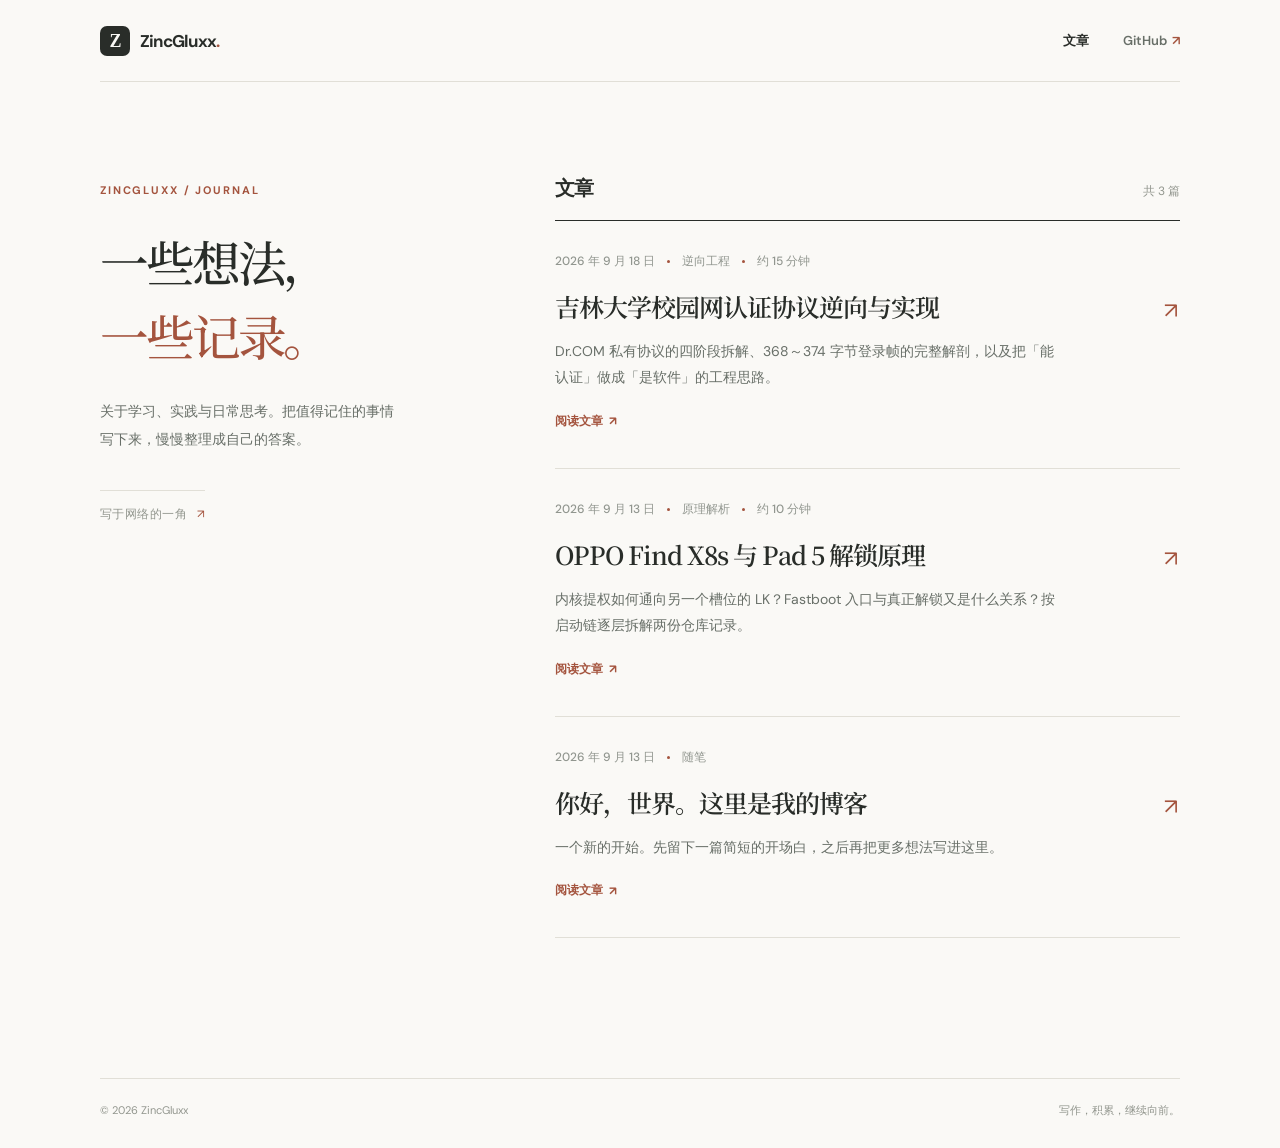
<file: index.html>
<!doctype html>
<html lang="zh-CN">
<head>
  <meta charset="utf-8">
  <meta name="viewport" content="width=device-width, initial-scale=1">
  <meta name="theme-color" content="#faf9f6">
  <meta name="description" content="ZincGluxx 的个人博客，记录想法、学习与实践。">
  <title>ZincGluxx · 博客</title>
  <link rel="icon" href="/favicon.svg" type="image/svg+xml">
  <link rel="stylesheet" href="/style.css">
</head>
<body>
  <div class="page-shell">
    <header class="site-header">
      <a class="brand" href="/" aria-label="ZincGluxx 博客首页"><span class="brand-mark">Z</span><span>ZincGluxx<span class="brand-dot">.</span></span></a>
      <nav aria-label="主导航"><a class="nav-link active" href="/" aria-current="page">文章</a><a class="nav-link" href="https://github.com/ZincGluxx" target="_blank" rel="noopener noreferrer">GitHub <span aria-hidden="true">↗</span></a></nav>
    </header>

    <main class="home-layout">
      <section class="intro" aria-labelledby="page-title">
        <p class="eyebrow">ZINCGLUXX / JOURNAL</p>
        <h1 id="page-title">一些想法，<br><em>一些记录。</em></h1>
        <p class="intro-copy">关于学习、实践与日常思考。把值得记住的事情写下来，慢慢整理成自己的答案。</p>
        <p class="intro-signature">写于网络的一角 <span aria-hidden="true">↗</span></p>
      </section>

      <section class="posts" aria-labelledby="posts-title">
        <div class="section-heading"><h2 id="posts-title">文章</h2><span>共 3 篇</span></div>
        <article class="post-card">
          <div class="post-meta"><time datetime="2026-09-18">2026 年 9 月 18 日</time><span class="meta-divider"></span><span>逆向工程</span><span class="meta-divider"></span><span>约 15 分钟</span></div>
          <h3><a href="/posts/jlu-drcom-auth.html">吉林大学校园网认证协议逆向与实现</a></h3>
          <p>Dr.COM 私有协议的四阶段拆解、368～374 字节登录帧的完整解剖，以及把「能认证」做成「是软件」的工程思路。</p>
          <a class="read-more" href="/posts/jlu-drcom-auth.html" aria-label="阅读《吉林大学校园网认证协议逆向与实现》">阅读文章 <span aria-hidden="true">↗</span></a>
        </article>
        <article class="post-card">
          <div class="post-meta"><time datetime="2026-09-13">2026 年 9 月 13 日</time><span class="meta-divider"></span><span>原理解析</span><span class="meta-divider"></span><span>约 10 分钟</span></div>
          <h3><a href="/posts/oppo-bootloader.html">OPPO Find X8s 与 Pad 5 解锁原理</a></h3>
          <p>内核提权如何通向另一个槽位的 LK？Fastboot 入口与真正解锁又是什么关系？按启动链逐层拆解两份仓库记录。</p>
          <a class="read-more" href="/posts/oppo-bootloader.html" aria-label="阅读《OPPO Find X8s 与 Pad 5 解锁原理》">阅读文章 <span aria-hidden="true">↗</span></a>
        </article>
        <article class="post-card">
          <div class="post-meta"><time datetime="2026-09-13">2026 年 9 月 13 日</time><span class="meta-divider"></span><span>随笔</span></div>
          <h3><a href="/posts/hello.html">你好，世界。这里是我的博客</a></h3>
          <p>一个新的开始。先留下一篇简短的开场白，之后再把更多想法写进这里。</p>
          <a class="read-more" href="/posts/hello.html" aria-label="阅读《你好，世界。这里是我的博客》">阅读文章 <span aria-hidden="true">↗</span></a>
        </article>
      </section>
    </main>

    <footer class="site-footer"><span>© 2026 ZincGluxx</span><span>写作，积累，继续向前。</span></footer>
  </div>
</body>
</html>
</file>
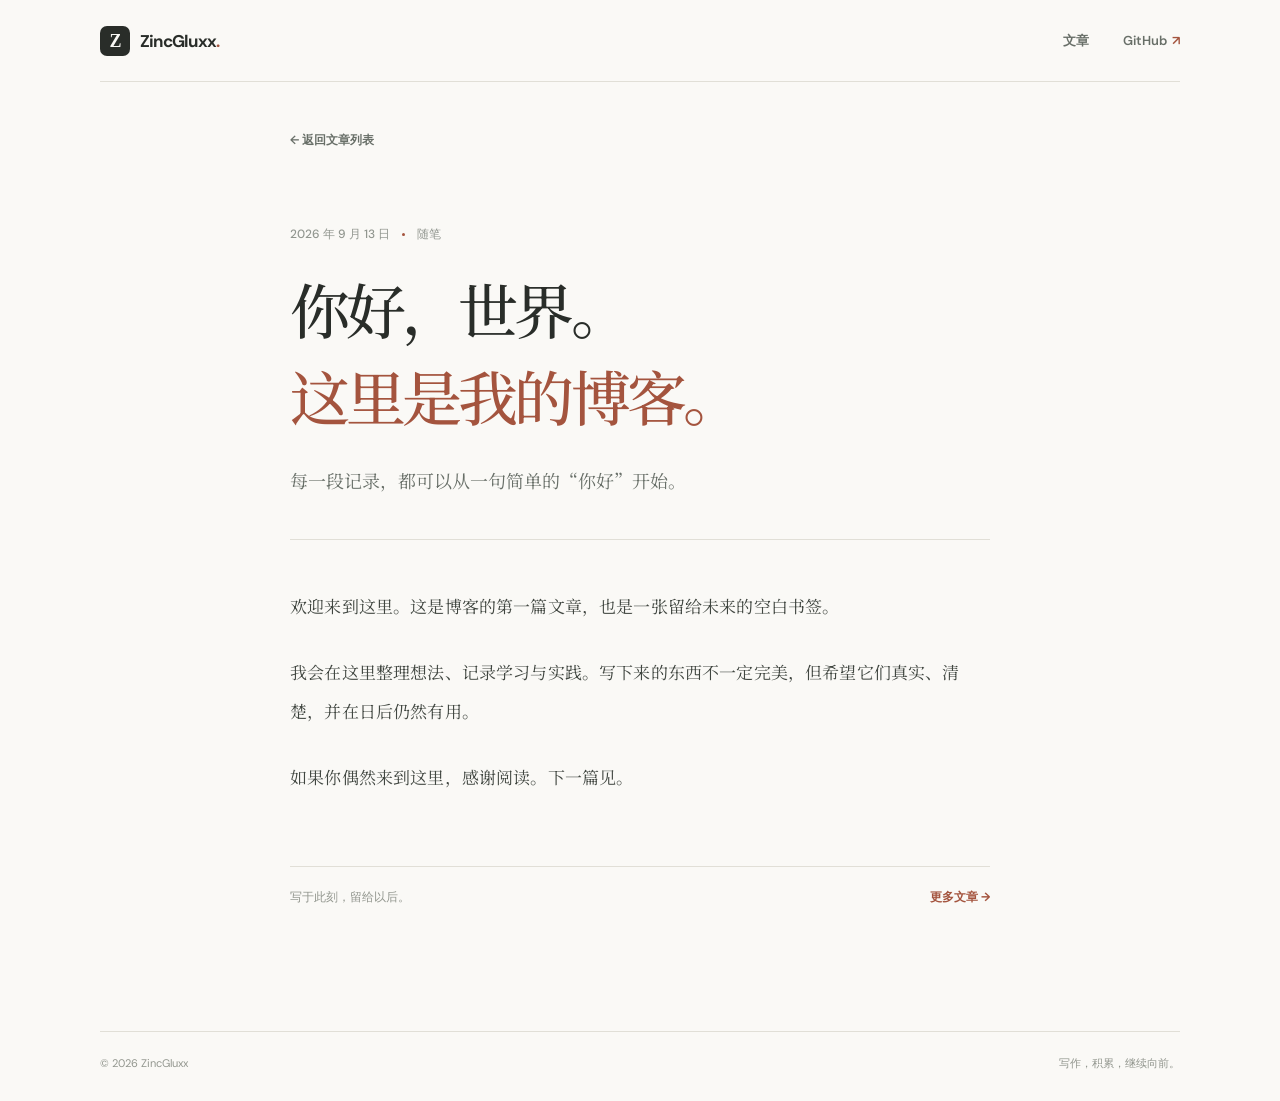
<file: posts/hello.html>
<!doctype html>
<html lang="zh-CN">
<head>
  <meta charset="utf-8">
  <meta name="viewport" content="width=device-width, initial-scale=1">
  <meta name="theme-color" content="#faf9f6">
  <meta name="description" content="ZincGluxx 的博客开篇：你好，世界。">
  <title>你好，世界。这里是我的博客 · ZincGluxx</title>
  <link rel="icon" href="/favicon.svg" type="image/svg+xml">
  <link rel="stylesheet" href="/style.css">
</head>
<body>
  <div class="page-shell">
    <header class="site-header">
      <a class="brand" href="/" aria-label="ZincGluxx 博客首页"><span class="brand-mark">Z</span><span>ZincGluxx<span class="brand-dot">.</span></span></a>
      <nav aria-label="主导航"><a class="nav-link" href="/">文章</a><a class="nav-link" href="https://github.com/ZincGluxx" target="_blank" rel="noopener noreferrer">GitHub <span aria-hidden="true">↗</span></a></nav>
    </header>

    <main class="article-page">
      <a class="back-link" href="/">← 返回文章列表</a>
      <article>
        <header class="article-header">
          <div class="post-meta"><time datetime="2026-09-13">2026 年 9 月 13 日</time><span class="meta-divider"></span><span>随笔</span></div>
          <h1>你好，世界。<br><em>这里是我的博客。</em></h1>
          <p class="article-lead">每一段记录，都可以从一句简单的“你好”开始。</p>
        </header>
        <div class="article-content">
          <p>欢迎来到这里。这是博客的第一篇文章，也是一张留给未来的空白书签。</p>
          <p>我会在这里整理想法、记录学习与实践。写下来的东西不一定完美，但希望它们真实、清楚，并在日后仍然有用。</p>
          <p>如果你偶然来到这里，感谢阅读。下一篇见。</p>
        </div>
      </article>
      <div class="article-end"><span>写于此刻，留给以后。</span><a href="/">更多文章 →</a></div>
    </main>

    <footer class="site-footer"><span>© 2026 ZincGluxx</span><span>写作，积累，继续向前。</span></footer>
  </div>
</body>
</html>
</file>
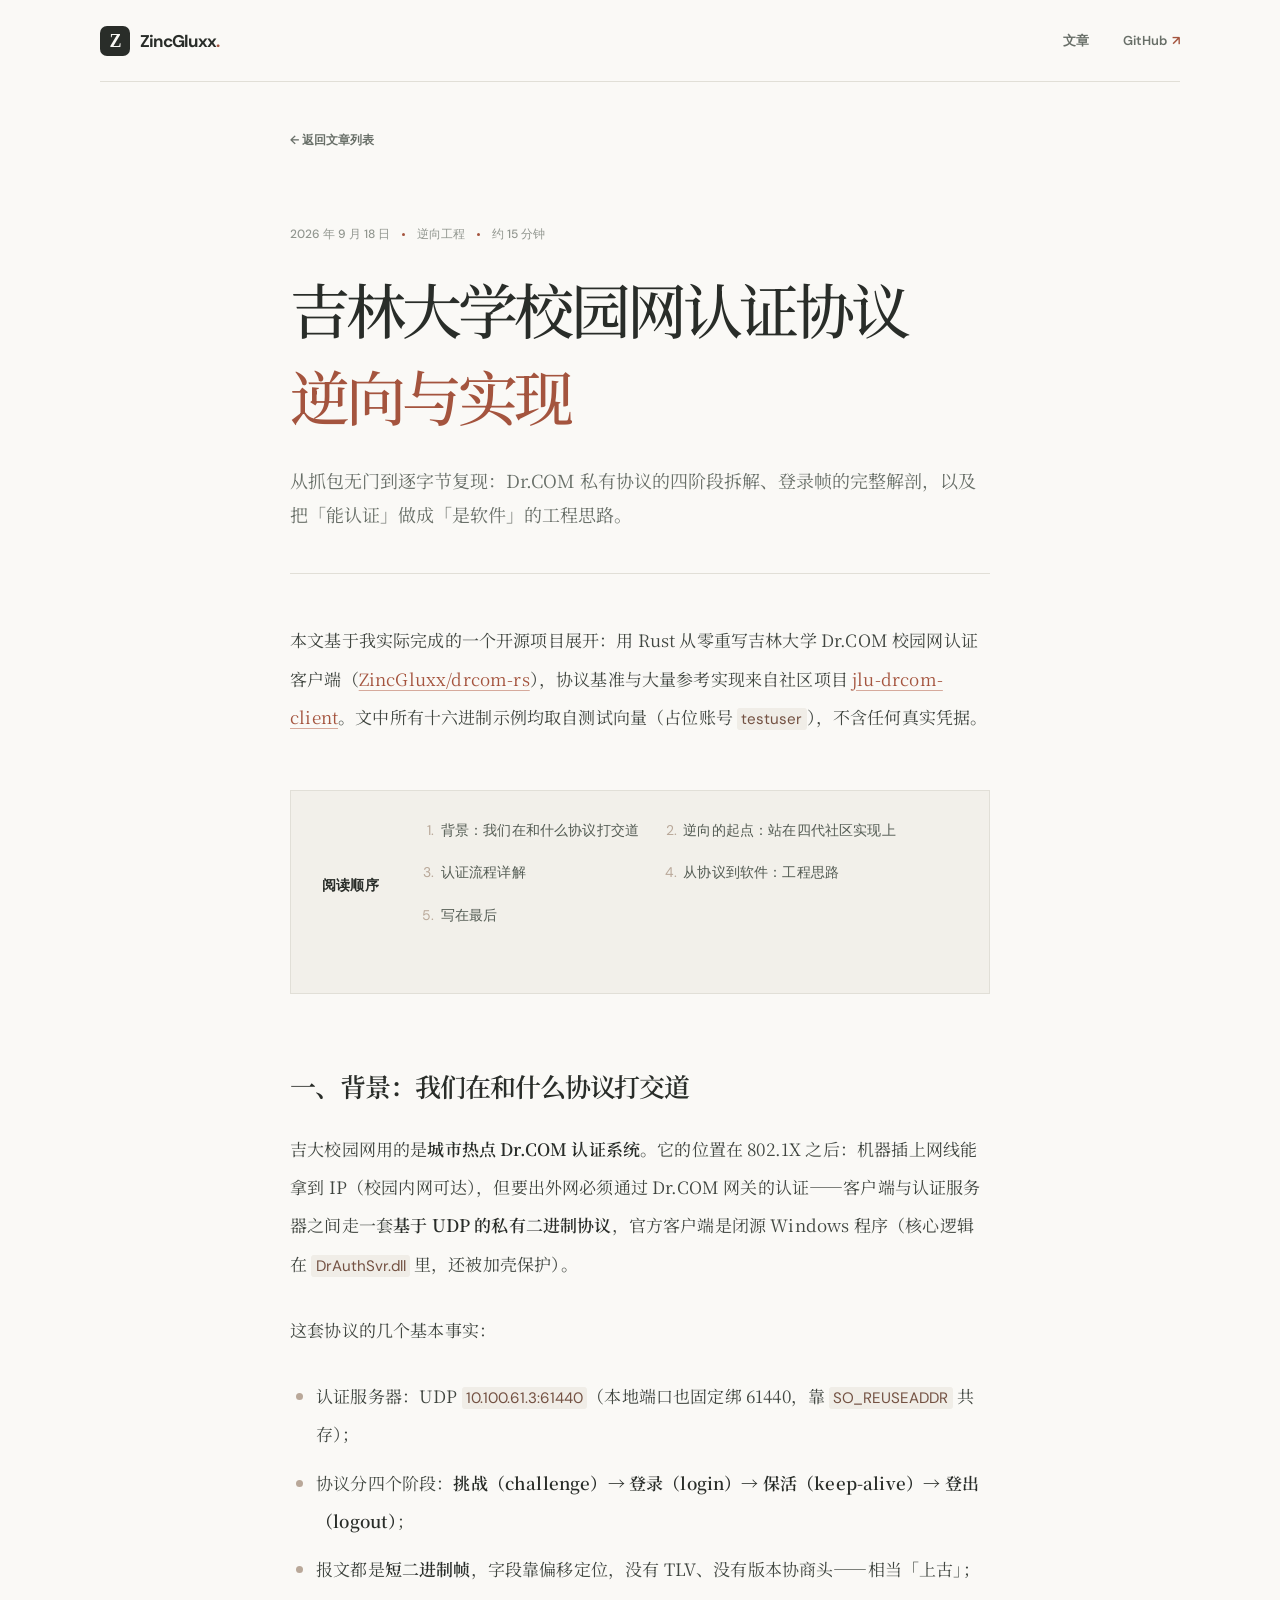
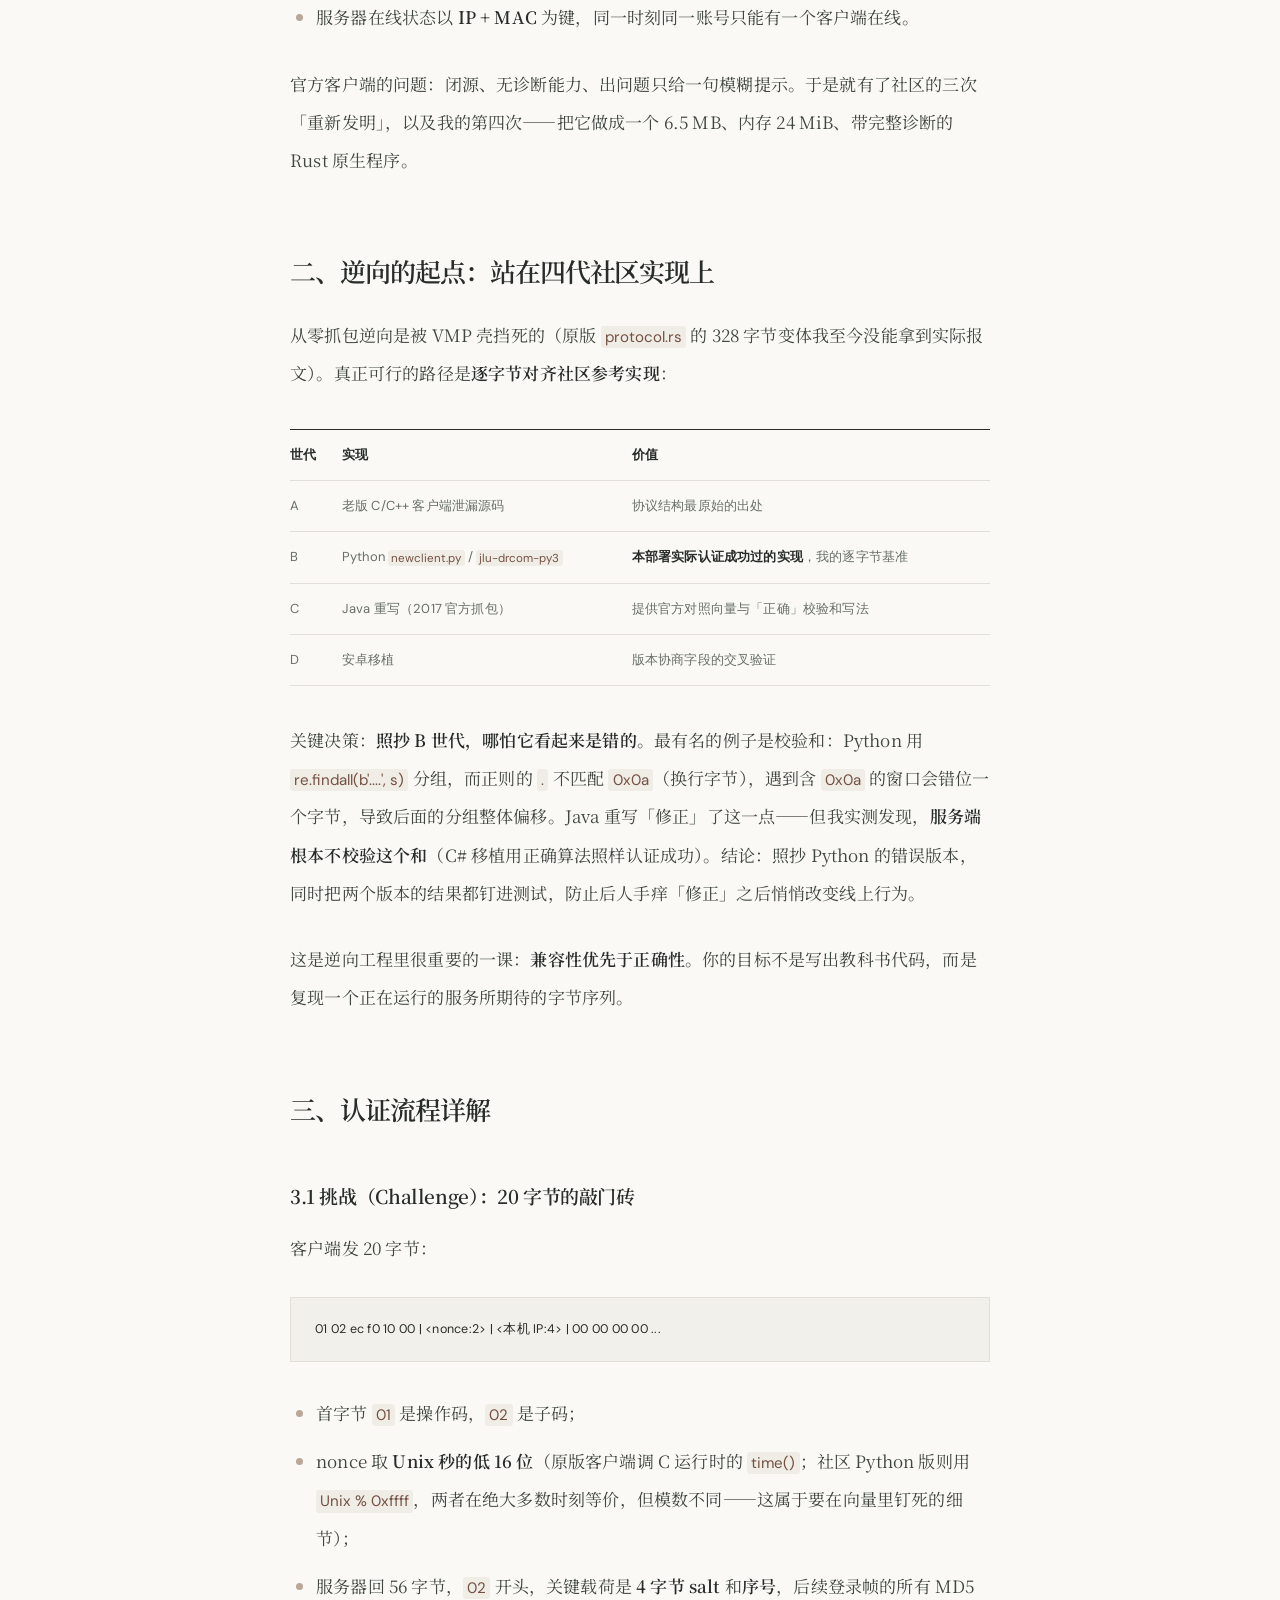
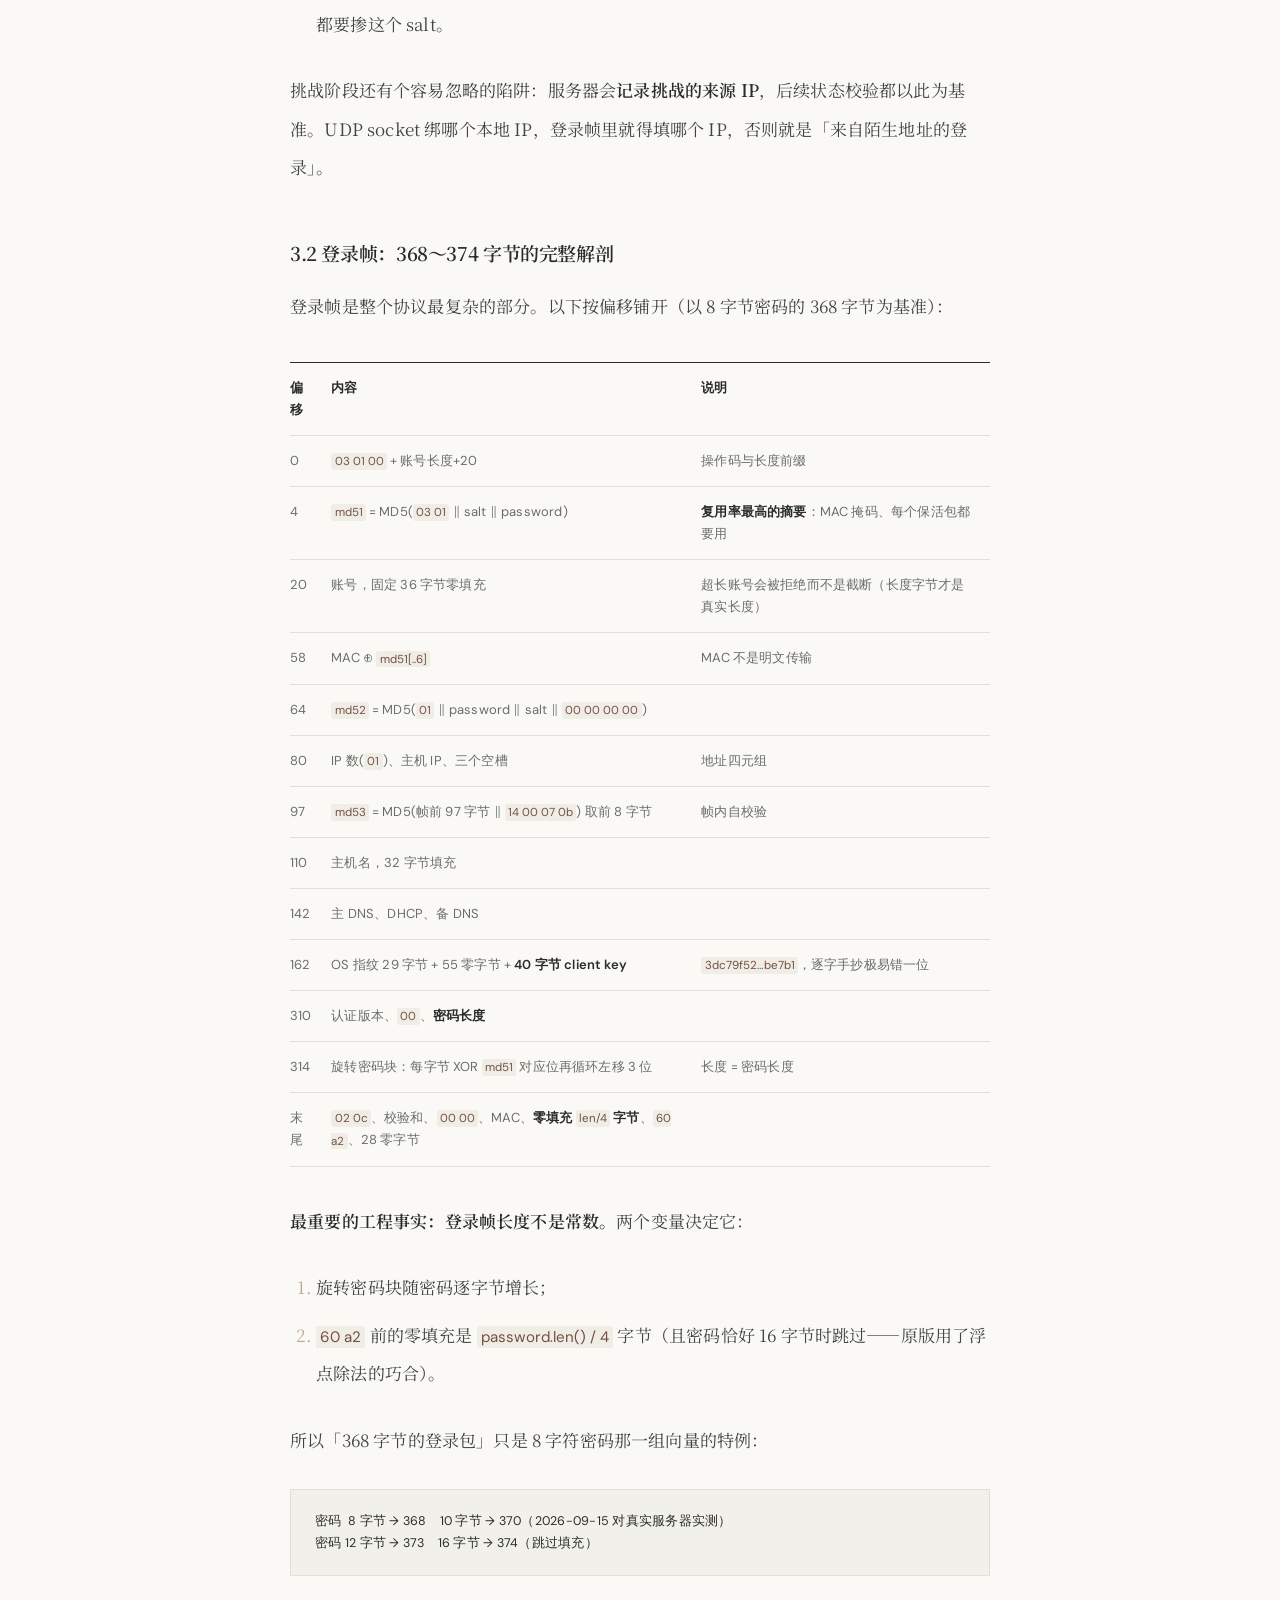
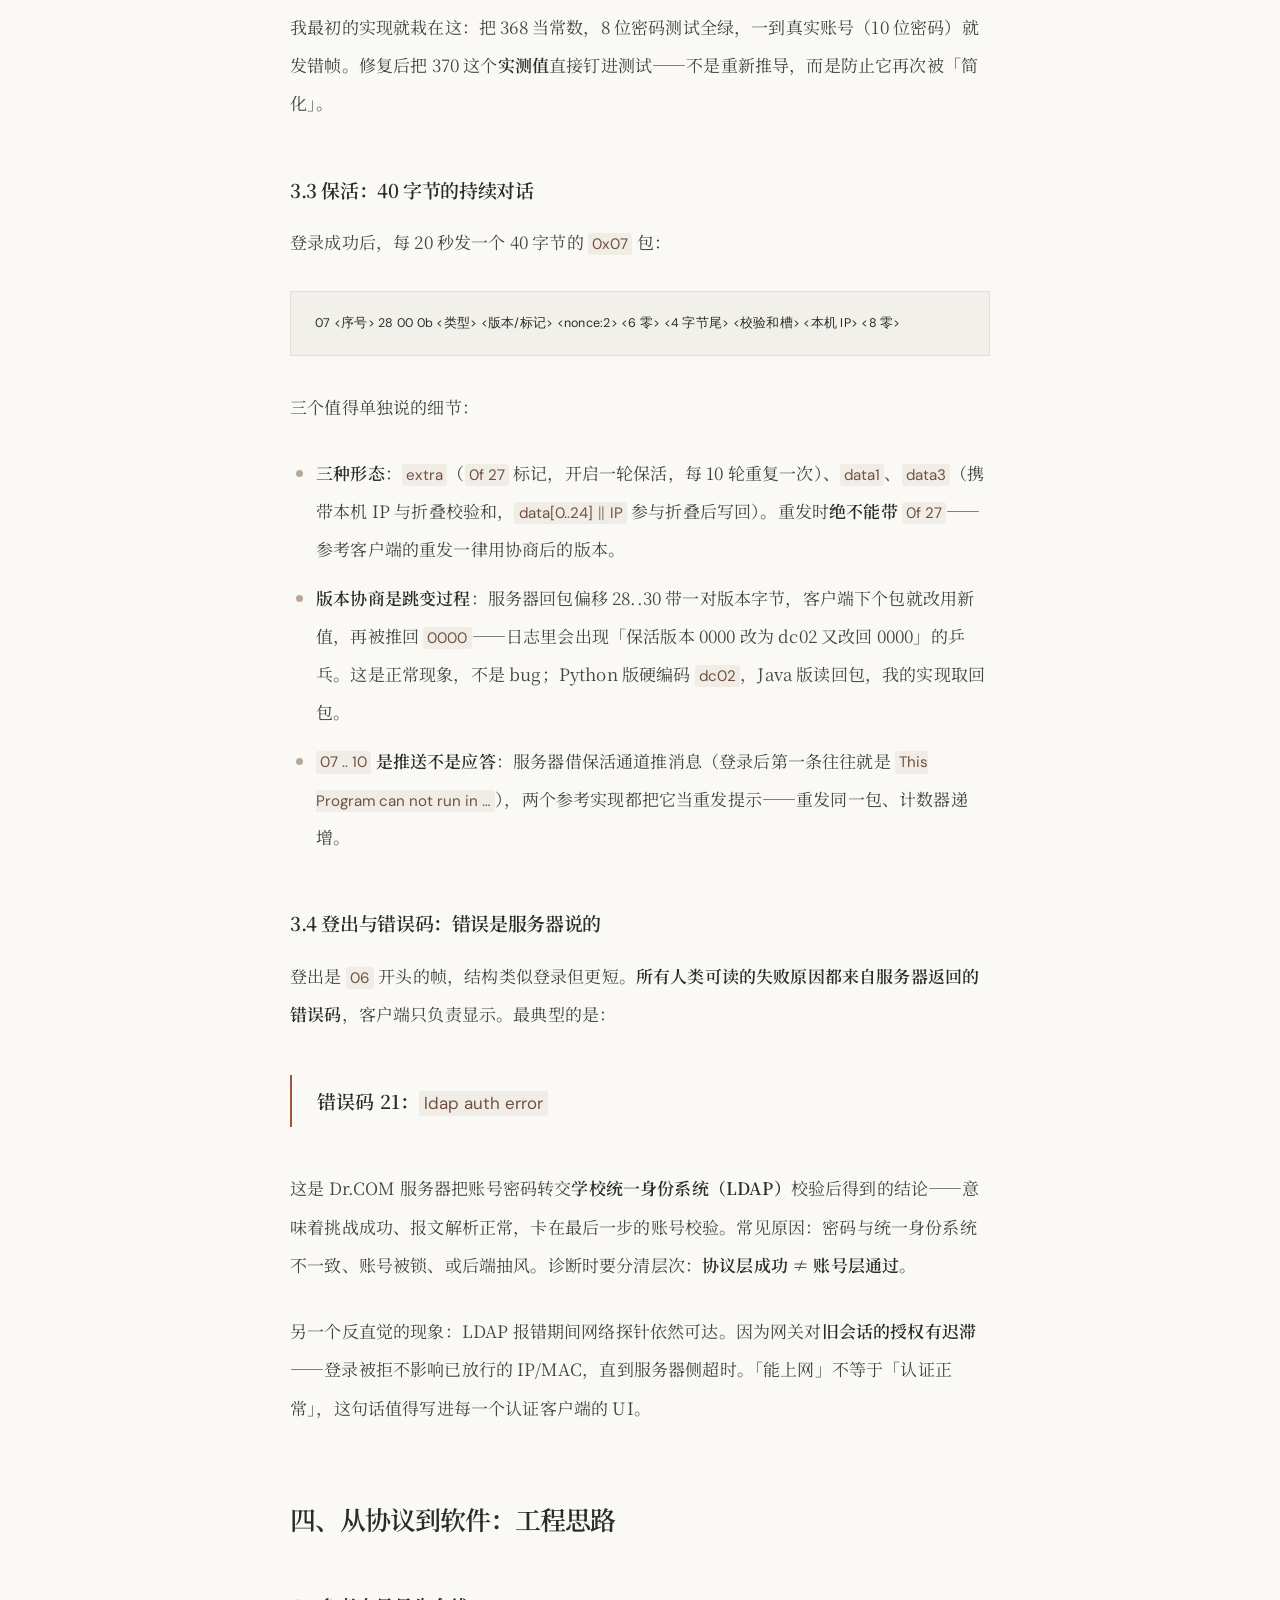
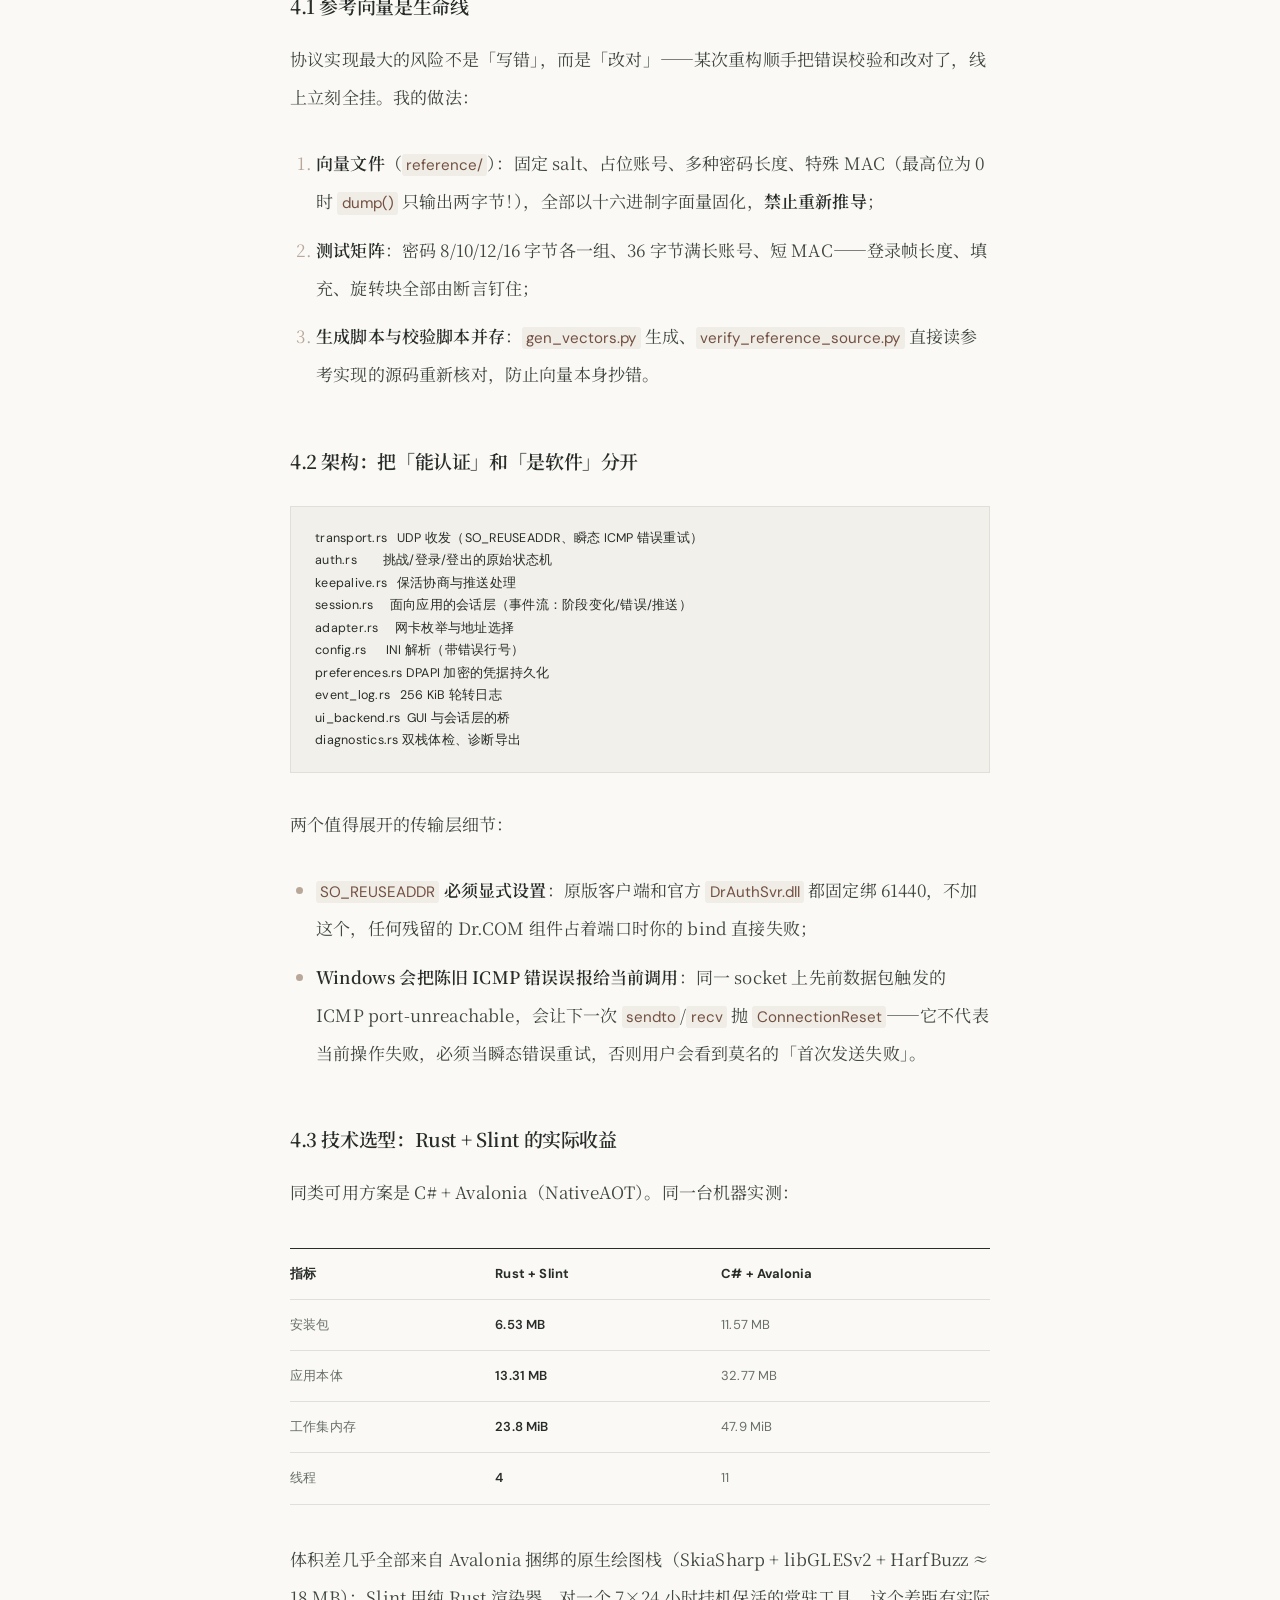
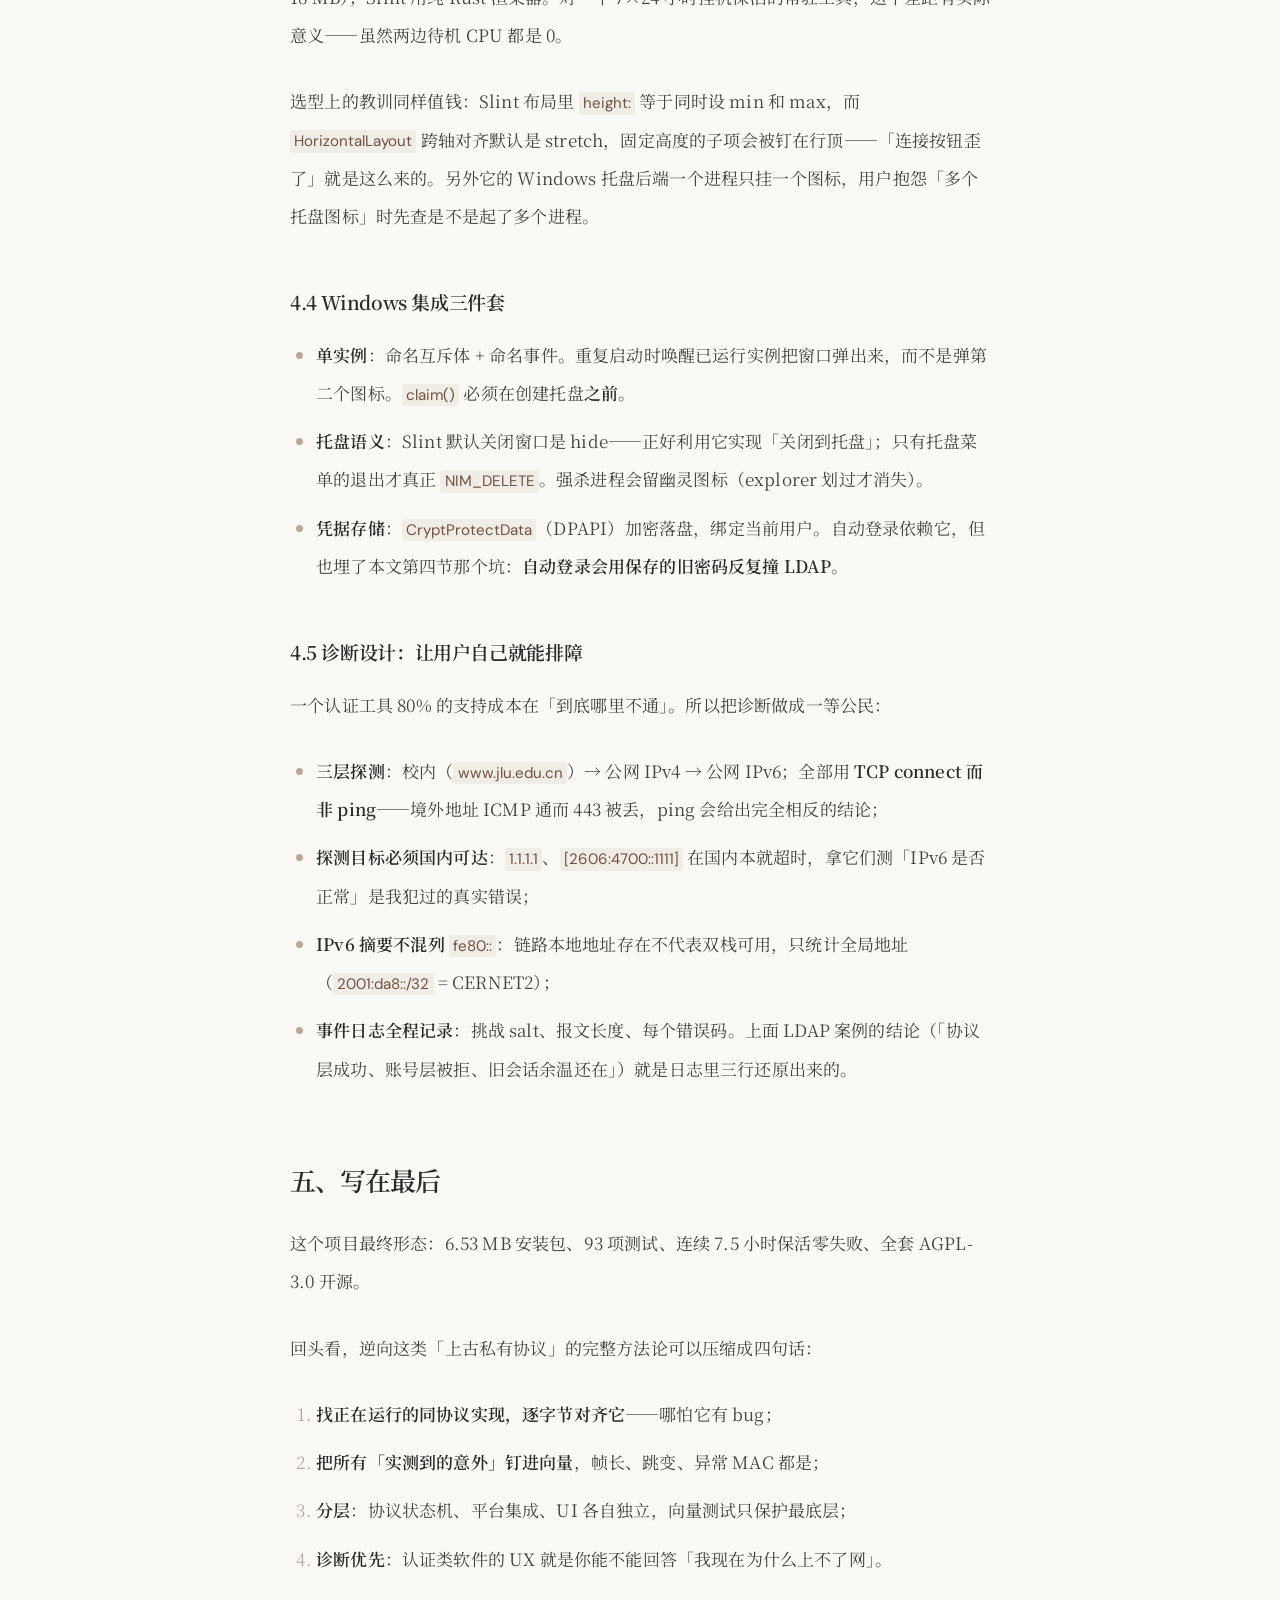
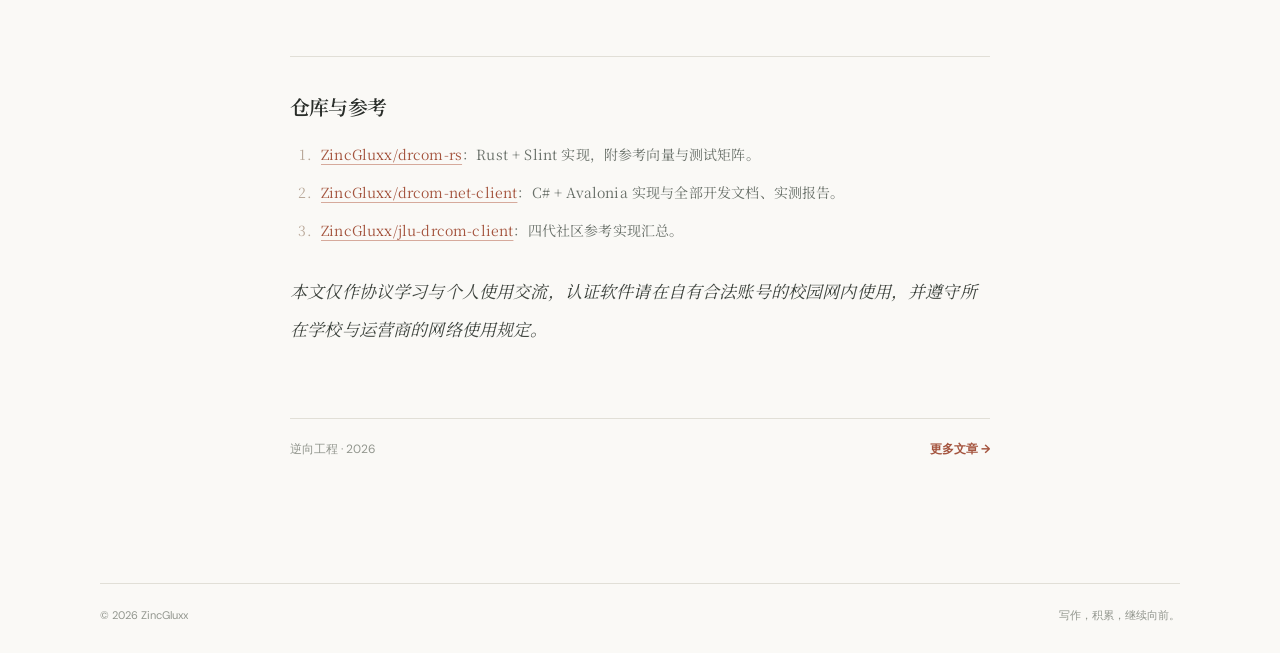
<file: posts/jlu-drcom-auth.html>
<!doctype html>
<html lang="zh-CN">
<head>
  <meta charset="utf-8">
  <meta name="viewport" content="width=device-width, initial-scale=1">
  <meta name="theme-color" content="#faf9f6">
  <meta name="description" content="基于 Rust 重写吉林大学 Dr.COM 校园网客户端的实战记录：协议逆向路径、挑战/登录/保活帧的逐字段拆解，以及把私有协议做成软件的工程思路。">
  <title>吉林大学校园网认证协议逆向与实现 · ZincGluxx</title>
  <link rel="canonical" href="https://zincgluxx.github.io/posts/jlu-drcom-auth.html">
  <link rel="icon" href="/favicon.svg" type="image/svg+xml">
  <link rel="stylesheet" href="/style.css">
</head>
<body>
  <div class="page-shell">
    <header class="site-header">
      <a class="brand" href="/" aria-label="ZincGluxx 博客首页"><span class="brand-mark">Z</span><span>ZincGluxx<span class="brand-dot">.</span></span></a>
      <nav aria-label="主导航"><a class="nav-link" href="/">文章</a><a class="nav-link" href="https://github.com/ZincGluxx" target="_blank" rel="noopener noreferrer">GitHub <span aria-hidden="true">↗</span></a></nav>
    </header>

    <main class="article-page longform-page">
      <a class="back-link" href="/">← 返回文章列表</a>
      <article>
        <header class="article-header">
          <div class="post-meta"><time datetime="2026-09-18">2026 年 9 月 18 日</time><span class="meta-divider"></span><span>逆向工程</span><span class="meta-divider"></span><span>约 15 分钟</span></div>
          <h1>吉林大学校园网认证协议<br><em>逆向与实现</em></h1>
          <p class="article-lead">从抓包无门到逐字节复现：Dr.COM 私有协议的四阶段拆解、登录帧的完整解剖，以及把「能认证」做成「是软件」的工程思路。</p>
        </header>

        <div class="article-content">
          <p>本文基于我实际完成的一个开源项目展开：用 Rust 从零重写吉林大学 Dr.COM 校园网认证客户端（<a href="https://github.com/ZincGluxx/drcom-rs">ZincGluxx/drcom-rs</a>），协议基准与大量参考实现来自社区项目 <a href="https://github.com/ZincGluxx/jlu-drcom-client">jlu-drcom-client</a>。文中所有十六进制示例均取自测试向量（占位账号 <code>testuser</code>），不含任何真实凭据。</p>

          <nav class="article-toc" aria-label="文章目录"><span>阅读顺序</span><ol>
            <li><a href="#background">背景：我们在和什么协议打交道</a></li>
            <li><a href="#reverse">逆向的起点：站在四代社区实现上</a></li>
            <li><a href="#protocol">认证流程详解</a></li>
            <li><a href="#engineering">从协议到软件：工程思路</a></li>
            <li><a href="#ending">写在最后</a></li>
          </ol></nav>

          <h2 id="background">一、背景：我们在和什么协议打交道</h2>
          <p>吉大校园网用的是<strong>城市热点 Dr.COM 认证系统</strong>。它的位置在 802.1X 之后：机器插上网线能拿到 IP（校园内网可达），但要出外网必须通过 Dr.COM 网关的认证——客户端与认证服务器之间走一套<strong>基于 UDP 的私有二进制协议</strong>，官方客户端是闭源 Windows 程序（核心逻辑在 <code>DrAuthSvr.dll</code> 里，还被加壳保护）。</p>
          <p>这套协议的几个基本事实：</p>
          <ul>
            <li>认证服务器：UDP <code>10.100.61.3:61440</code>（本地端口也固定绑 61440，靠 <code>SO_REUSEADDR</code> 共存）；</li>
            <li>协议分四个阶段：<strong>挑战（challenge）→ 登录（login）→ 保活（keep-alive）→ 登出（logout）</strong>；</li>
            <li>报文都是<strong>短二进制帧</strong>，字段靠偏移定位，没有 TLV、没有版本协商头——相当「上古」；</li>
            <li>服务器在线状态以 <strong>IP + MAC</strong> 为键，同一时刻同一账号只能有一个客户端在线。</li>
          </ul>
          <p>官方客户端的问题：闭源、无诊断能力、出问题只给一句模糊提示。于是就有了社区的三次「重新发明」，以及我的第四次——把它做成一个 6.5 MB、内存 24 MiB、带完整诊断的 Rust 原生程序。</p>

          <h2 id="reverse">二、逆向的起点：站在四代社区实现上</h2>
          <p>从零抓包逆向是被 VMP 壳挡死的（原版 <code>protocol.rs</code> 的 328 字节变体我至今没能拿到实际报文）。真正可行的路径是<strong>逐字节对齐社区参考实现</strong>：</p>
          <div class="table-scroll"><table><thead><tr><th>世代</th><th>实现</th><th>价值</th></tr></thead><tbody>
            <tr><td>A</td><td>老版 C/C++ 客户端泄漏源码</td><td>协议结构最原始的出处</td></tr>
            <tr><td>B</td><td>Python <code>newclient.py</code> / <code>jlu-drcom-py3</code></td><td><strong>本部署实际认证成功过的实现</strong>，我的逐字节基准</td></tr>
            <tr><td>C</td><td>Java 重写（2017 官方抓包）</td><td>提供官方对照向量与「正确」校验和写法</td></tr>
            <tr><td>D</td><td>安卓移植</td><td>版本协商字段的交叉验证</td></tr>
          </tbody></table></div>
          <p>关键决策：<strong>照抄 B 世代，哪怕它看起来是错的</strong>。最有名的例子是校验和：Python 用 <code>re.findall(b'....', s)</code> 分组，而正则的 <code>.</code> 不匹配 <code>0x0a</code>（换行字节），遇到含 <code>0x0a</code> 的窗口会错位一个字节，导致后面的分组整体偏移。Java 重写「修正」了这一点——但我实测发现，<strong>服务端根本不校验这个和</strong>（C# 移植用正确算法照样认证成功）。结论：照抄 Python 的错误版本，同时把两个版本的结果都钉进测试，防止后人手痒「修正」之后悄悄改变线上行为。</p>
          <p>这是逆向工程里很重要的一课：<strong>兼容性优先于正确性</strong>。你的目标不是写出教科书代码，而是复现一个正在运行的服务所期待的字节序列。</p>

          <h2 id="protocol">三、认证流程详解</h2>

          <h3>3.1 挑战（Challenge）：20 字节的敲门砖</h3>
          <p>客户端发 20 字节：</p>
          <pre><code>01 02 ec f0 10 00 | &lt;nonce:2&gt; | &lt;本机 IP:4&gt; | 00 00 00 00 ...</code></pre>
          <ul>
            <li>首字节 <code>01</code> 是操作码，<code>02</code> 是子码；</li>
            <li>nonce 取 <strong>Unix 秒的低 16 位</strong>（原版客户端调 C 运行时的 <code>time()</code>；社区 Python 版则用 <code>Unix % 0xffff</code>，两者在绝大多数时刻等价，但模数不同——这属于要在向量里钉死的细节）；</li>
            <li>服务器回 56 字节，<code>02</code> 开头，关键载荷是 <strong>4 字节 salt</strong> 和<strong>序号</strong>，后续登录帧的所有 MD5 都要掺这个 salt。</li>
          </ul>
          <p>挑战阶段还有个容易忽略的陷阱：服务器会<strong>记录挑战的来源 IP</strong>，后续状态校验都以此为基准。UDP socket 绑哪个本地 IP，登录帧里就得填哪个 IP，否则就是「来自陌生地址的登录」。</p>

          <h3>3.2 登录帧：368～374 字节的完整解剖</h3>
          <p>登录帧是整个协议最复杂的部分。以下按偏移铺开（以 8 字节密码的 368 字节为基准）：</p>
          <div class="table-scroll"><table><thead><tr><th>偏移</th><th>内容</th><th>说明</th></tr></thead><tbody>
            <tr><td>0</td><td><code>03 01 00</code> + 账号长度+20</td><td>操作码与长度前缀</td></tr>
            <tr><td>4</td><td><code>md51</code> = MD5(<code>03 01</code> ‖ salt ‖ password)</td><td><strong>复用率最高的摘要</strong>：MAC 掩码、每个保活包都要用</td></tr>
            <tr><td>20</td><td>账号，固定 36 字节零填充</td><td>超长账号会被拒绝而不是截断（长度字节才是真实长度）</td></tr>
            <tr><td>58</td><td>MAC ⊕ <code>md51[..6]</code></td><td>MAC 不是明文传输</td></tr>
            <tr><td>64</td><td><code>md52</code> = MD5(<code>01</code> ‖ password ‖ salt ‖ <code>00 00 00 00</code>)</td><td></td></tr>
            <tr><td>80</td><td>IP 数(<code>01</code>)、主机 IP、三个空槽</td><td>地址四元组</td></tr>
            <tr><td>97</td><td><code>md53</code> = MD5(帧前 97 字节 ‖ <code>14 00 07 0b</code>) 取前 8 字节</td><td>帧内自校验</td></tr>
            <tr><td>110</td><td>主机名，32 字节填充</td><td></td></tr>
            <tr><td>142</td><td>主 DNS、DHCP、备 DNS</td><td></td></tr>
            <tr><td>162</td><td>OS 指纹 29 字节 + 55 零字节 + <strong>40 字节 client key</strong></td><td><code>3dc79f52…be7b1</code>，逐字手抄极易错一位</td></tr>
            <tr><td>310</td><td>认证版本、<code>00</code>、<strong>密码长度</strong></td><td></td></tr>
            <tr><td>314</td><td>旋转密码块：每字节 XOR <code>md51</code> 对应位再循环左移 3 位</td><td>长度 = 密码长度</td></tr>
            <tr><td>末尾</td><td><code>02 0c</code>、校验和、<code>00 00</code>、MAC、<strong>零填充 <code>len/4</code> 字节</strong>、<code>60 a2</code>、28 零字节</td><td></td></tr>
          </tbody></table></div>
          <p><strong>最重要的工程事实：登录帧长度不是常数。</strong>两个变量决定它：</p>
          <ol>
            <li>旋转密码块随密码逐字节增长；</li>
            <li><code>60 a2</code> 前的零填充是 <code>password.len() / 4</code> 字节（且密码恰好 16 字节时跳过——原版用了浮点除法的巧合）。</li>
          </ol>
          <p>所以「368 字节的登录包」只是 8 字符密码那一组向量的特例：</p>
          <pre><code>密码  8 字节 → 368    10 字节 → 370（2026-09-15 对真实服务器实测）
密码 12 字节 → 373    16 字节 → 374（跳过填充）</code></pre>
          <p>我最初的实现就栽在这：把 368 当常数，8 位密码测试全绿，一到真实账号（10 位密码）就发错帧。修复后把 370 这个<strong>实测值</strong>直接钉进测试——不是重新推导，而是防止它再次被「简化」。</p>

          <h3>3.3 保活：40 字节的持续对话</h3>
          <p>登录成功后，每 20 秒发一个 40 字节的 <code>0x07</code> 包：</p>
          <pre><code>07 &lt;序号&gt; 28 00 0b &lt;类型&gt; &lt;版本/标记&gt; &lt;nonce:2&gt; &lt;6 零&gt; &lt;4 字节尾&gt; &lt;校验和槽&gt; &lt;本机 IP&gt; &lt;8 零&gt;</code></pre>
          <p>三个值得单独说的细节：</p>
          <ul>
            <li><strong>三种形态</strong>：<code>extra</code>（<code>0f 27</code> 标记，开启一轮保活，每 10 轮重复一次）、<code>data1</code>、<code>data3</code>（携带本机 IP 与折叠校验和，<code>data[0..24] ‖ IP</code> 参与折叠后写回）。重发时<strong>绝不能带 <code>0f 27</code></strong>——参考客户端的重发一律用协商后的版本。</li>
            <li><strong>版本协商是跳变过程</strong>：服务器回包偏移 28..30 带一对版本字节，客户端下个包就改用新值，再被推回 <code>0000</code>——日志里会出现「保活版本 0000 改为 dc02 又改回 0000」的乒乓。这是正常现象，不是 bug；Python 版硬编码 <code>dc02</code>，Java 版读回包，我的实现取回包。</li>
            <li><strong><code>07 .. 10</code> 是推送不是应答</strong>：服务器借保活通道推消息（登录后第一条往往就是 <code>This Program can not run in …</code>），两个参考实现都把它当重发提示——重发同一包、计数器递增。</li>
          </ul>

          <h3>3.4 登出与错误码：错误是服务器说的</h3>
          <p>登出是 <code>06</code> 开头的帧，结构类似登录但更短。<strong>所有人类可读的失败原因都来自服务器返回的错误码</strong>，客户端只负责显示。最典型的是：</p>
          <blockquote><strong>错误码 21：<code>ldap auth error</code></strong></blockquote>
          <p>这是 Dr.COM 服务器把账号密码转交<strong>学校统一身份系统（LDAP）</strong>校验后得到的结论——意味着挑战成功、报文解析正常，卡在最后一步的账号校验。常见原因：密码与统一身份系统不一致、账号被锁、或后端抽风。诊断时要分清层次：<strong>协议层成功 ≠ 账号层通过</strong>。</p>
          <p>另一个反直觉的现象：LDAP 报错期间网络探针依然可达。因为网关对<strong>旧会话的授权有迟滞</strong>——登录被拒不影响已放行的 IP/MAC，直到服务器侧超时。「能上网」不等于「认证正常」，这句话值得写进每一个认证客户端的 UI。</p>

          <h2 id="engineering">四、从协议到软件：工程思路</h2>

          <h3>4.1 参考向量是生命线</h3>
          <p>协议实现最大的风险不是「写错」，而是「改对」——某次重构顺手把错误校验和改对了，线上立刻全挂。我的做法：</p>
          <ol>
            <li><strong>向量文件</strong>（<code>reference/</code>）：固定 salt、占位账号、多种密码长度、特殊 MAC（最高位为 0 时 <code>dump()</code> 只输出两字节！），全部以十六进制字面量固化，<strong>禁止重新推导</strong>；</li>
            <li><strong>测试矩阵</strong>：密码 8/10/12/16 字节各一组、36 字节满长账号、短 MAC——登录帧长度、填充、旋转块全部由断言钉住；</li>
            <li><strong>生成脚本与校验脚本并存</strong>：<code>gen_vectors.py</code> 生成、<code>verify_reference_source.py</code> 直接读参考实现的源码重新核对，防止向量本身抄错。</li>
          </ol>

          <h3>4.2 架构：把「能认证」和「是软件」分开</h3>
          <pre><code>transport.rs   UDP 收发（SO_REUSEADDR、瞬态 ICMP 错误重试）
auth.rs        挑战/登录/登出的原始状态机
keepalive.rs   保活协商与推送处理
session.rs     面向应用的会话层（事件流：阶段变化/错误/推送）
adapter.rs     网卡枚举与地址选择
config.rs      INI 解析（带错误行号）
preferences.rs DPAPI 加密的凭据持久化
event_log.rs   256 KiB 轮转日志
ui_backend.rs  GUI 与会话层的桥
diagnostics.rs 双栈体检、诊断导出</code></pre>
          <p>两个值得展开的传输层细节：</p>
          <ul>
            <li><strong><code>SO_REUSEADDR</code> 必须显式设置</strong>：原版客户端和官方 <code>DrAuthSvr.dll</code> 都固定绑 61440，不加这个，任何残留的 Dr.COM 组件占着端口时你的 bind 直接失败；</li>
            <li><strong>Windows 会把陈旧 ICMP 错误误报给当前调用</strong>：同一 socket 上先前数据包触发的 ICMP port-unreachable，会让下一次 <code>sendto</code>/<code>recv</code> 抛 <code>ConnectionReset</code>——它不代表当前操作失败，必须当瞬态错误重试，否则用户会看到莫名的「首次发送失败」。</li>
          </ul>

          <h3>4.3 技术选型：Rust + Slint 的实际收益</h3>
          <p>同类可用方案是 C# + Avalonia（NativeAOT）。同一台机器实测：</p>
          <div class="table-scroll"><table><thead><tr><th>指标</th><th>Rust + Slint</th><th>C# + Avalonia</th></tr></thead><tbody>
            <tr><td>安装包</td><td><strong>6.53 MB</strong></td><td>11.57 MB</td></tr>
            <tr><td>应用本体</td><td><strong>13.31 MB</strong></td><td>32.77 MB</td></tr>
            <tr><td>工作集内存</td><td><strong>23.8 MiB</strong></td><td>47.9 MiB</td></tr>
            <tr><td>线程</td><td><strong>4</strong></td><td>11</td></tr>
          </tbody></table></div>
          <p>体积差几乎全部来自 Avalonia 捆绑的原生绘图栈（SkiaSharp + libGLESv2 + HarfBuzz ≈ 18 MB）；Slint 用纯 Rust 渲染器。对一个 7×24 小时挂机保活的常驻工具，这个差距有实际意义——虽然两边待机 CPU 都是 0。</p>
          <p>选型上的教训同样值钱：Slint 布局里 <code>height:</code> 等于同时设 min 和 max，而 <code>HorizontalLayout</code> 跨轴对齐默认是 stretch，固定高度的子项会被钉在行顶——「连接按钮歪了」就是这么来的。另外它的 Windows 托盘后端一个进程只挂一个图标，用户抱怨「多个托盘图标」时先查是不是起了多个进程。</p>

          <h3>4.4 Windows 集成三件套</h3>
          <ul>
            <li><strong>单实例</strong>：命名互斥体 + 命名事件。重复启动时唤醒已运行实例把窗口弹出来，而不是弹第二个图标。<code>claim()</code> 必须在创建托盘<strong>之前</strong>。</li>
            <li><strong>托盘语义</strong>：Slint 默认关闭窗口是 hide——正好利用它实现「关闭到托盘」；只有托盘菜单的退出才真正 <code>NIM_DELETE</code>。强杀进程会留幽灵图标（explorer 划过才消失）。</li>
            <li><strong>凭据存储</strong>：<code>CryptProtectData</code>（DPAPI）加密落盘，绑定当前用户。自动登录依赖它，但也埋了本文第四节那个坑：<strong>自动登录会用保存的旧密码反复撞 LDAP</strong>。</li>
          </ul>

          <h3>4.5 诊断设计：让用户自己就能排障</h3>
          <p>一个认证工具 80% 的支持成本在「到底哪里不通」。所以把诊断做成一等公民：</p>
          <ul>
            <li><strong>三层探测</strong>：校内（<code>www.jlu.edu.cn</code>）→ 公网 IPv4 → 公网 IPv6；全部用 <strong>TCP connect 而非 ping</strong>——境外地址 ICMP 通而 443 被丢，ping 会给出完全相反的结论；</li>
            <li><strong>探测目标必须国内可达</strong>：<code>1.1.1.1</code>、<code>[2606:4700::1111]</code> 在国内本就超时，拿它们测「IPv6 是否正常」是我犯过的真实错误；</li>
            <li><strong>IPv6 摘要不混列 <code>fe80::</code></strong>：链路本地地址存在不代表双栈可用，只统计全局地址（<code>2001:da8::/32</code> = CERNET2）；</li>
            <li><strong>事件日志全程记录</strong>：挑战 salt、报文长度、每个错误码。上面 LDAP 案例的结论（「协议层成功、账号层被拒、旧会话余温还在」）就是日志里三行还原出来的。</li>
          </ul>

          <h2 id="ending">五、写在最后</h2>
          <p>这个项目最终形态：6.53 MB 安装包、93 项测试、连续 7.5 小时保活零失败、全套 AGPL-3.0 开源。</p>
          <p>回头看，逆向这类「上古私有协议」的完整方法论可以压缩成四句话：</p>
          <ol>
            <li><strong>找正在运行的同协议实现，逐字节对齐它</strong>——哪怕它有 bug；</li>
            <li><strong>把所有「实测到的意外」钉进向量</strong>，帧长、跳变、异常 MAC 都是；</li>
            <li><strong>分层</strong>：协议状态机、平台集成、UI 各自独立，向量测试只保护最底层；</li>
            <li><strong>诊断优先</strong>：认证类软件的 UX 就是你能不能回答「我现在为什么上不了网」。</li>
          </ol>

          <section class="article-sources" aria-labelledby="sources-title"><h2 id="sources-title">仓库与参考</h2><ol>
            <li><a href="https://github.com/ZincGluxx/drcom-rs">ZincGluxx/drcom-rs</a>：Rust + Slint 实现，附参考向量与测试矩阵。</li>
            <li><a href="https://github.com/ZincGluxx/drcom-net-client">ZincGluxx/drcom-net-client</a>：C# + Avalonia 实现与全部开发文档、实测报告。</li>
            <li><a href="https://github.com/ZincGluxx/jlu-drcom-client">ZincGluxx/jlu-drcom-client</a>：四代社区参考实现汇总。</li>
          </ol></section>
          <p><em>本文仅作协议学习与个人使用交流，认证软件请在自有合法账号的校园网内使用，并遵守所在学校与运营商的网络使用规定。</em></p>
        </div>
      </article>
      <div class="article-end"><span>逆向工程 · 2026</span><a href="/">更多文章 →</a></div>
    </main>

    <footer class="site-footer"><span>© 2026 ZincGluxx</span><span>写作，积累，继续向前。</span></footer>
  </div>
</body>
</html>
</file>
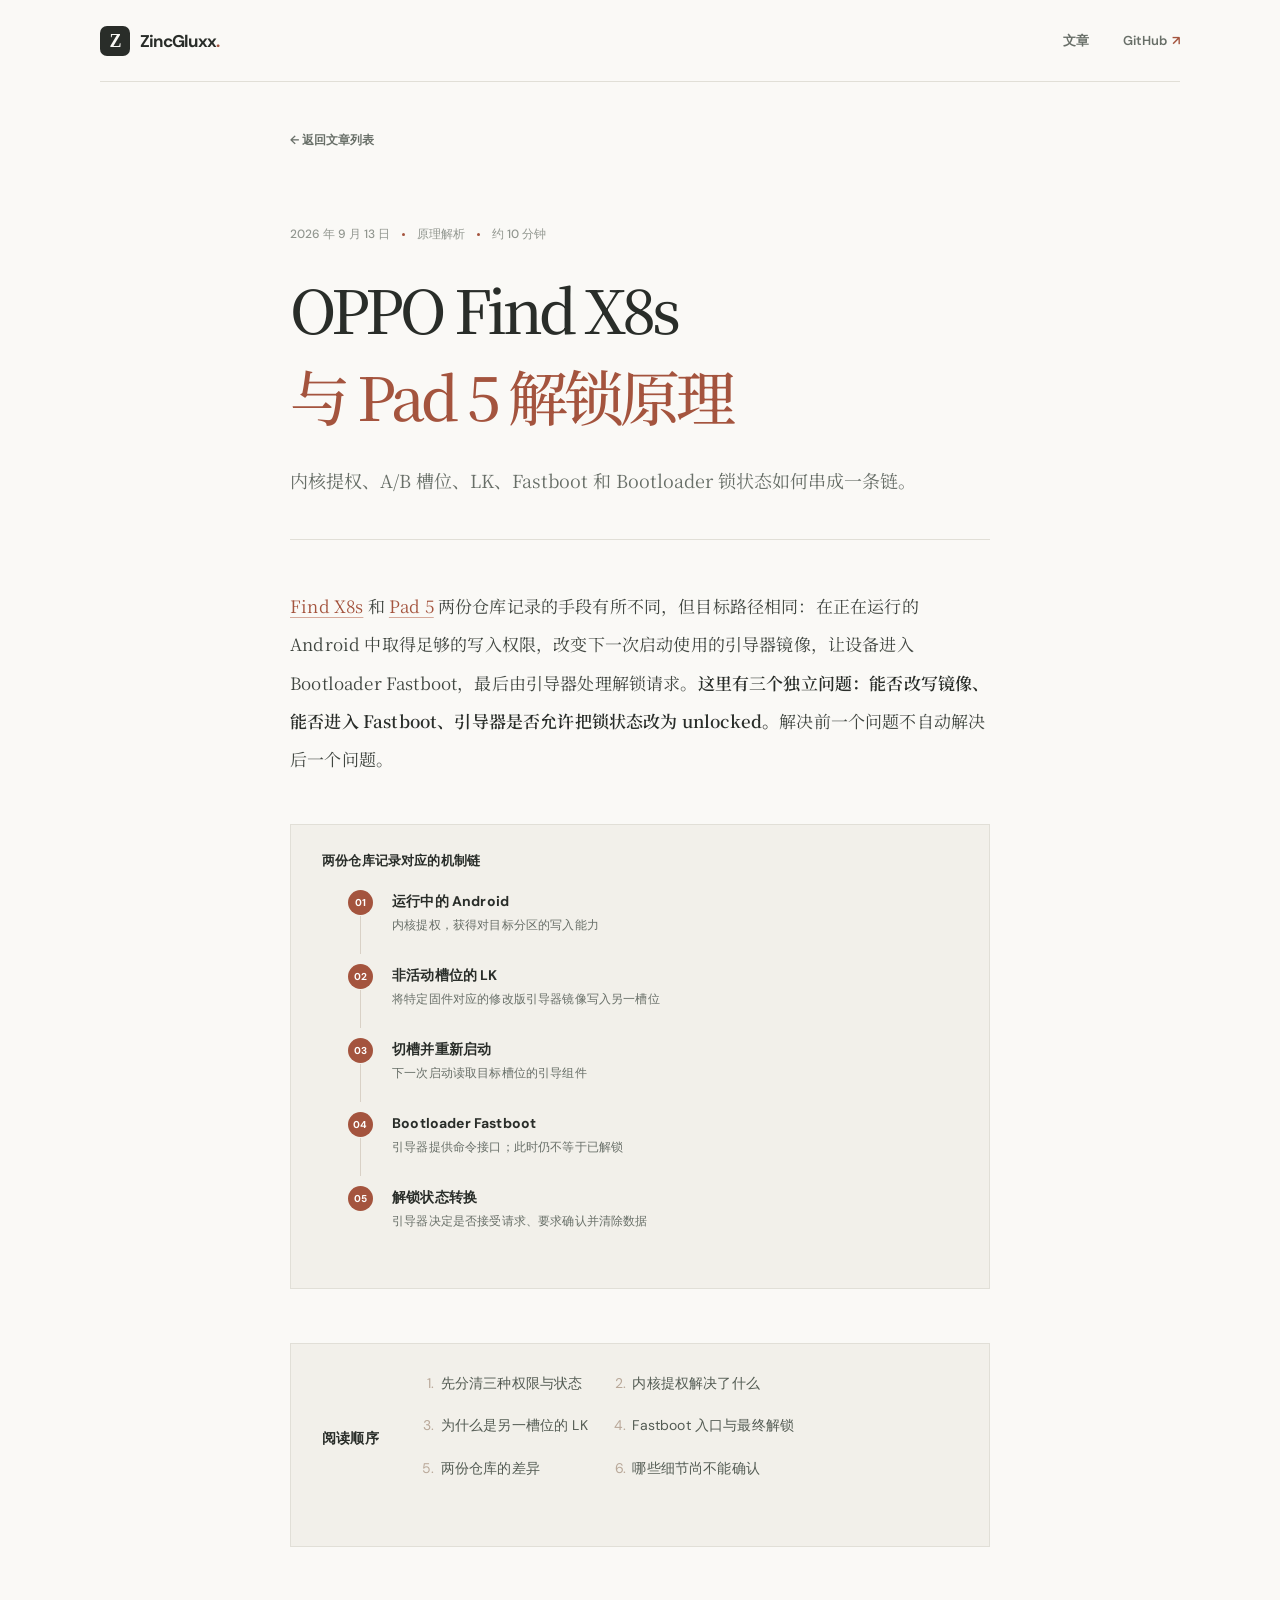
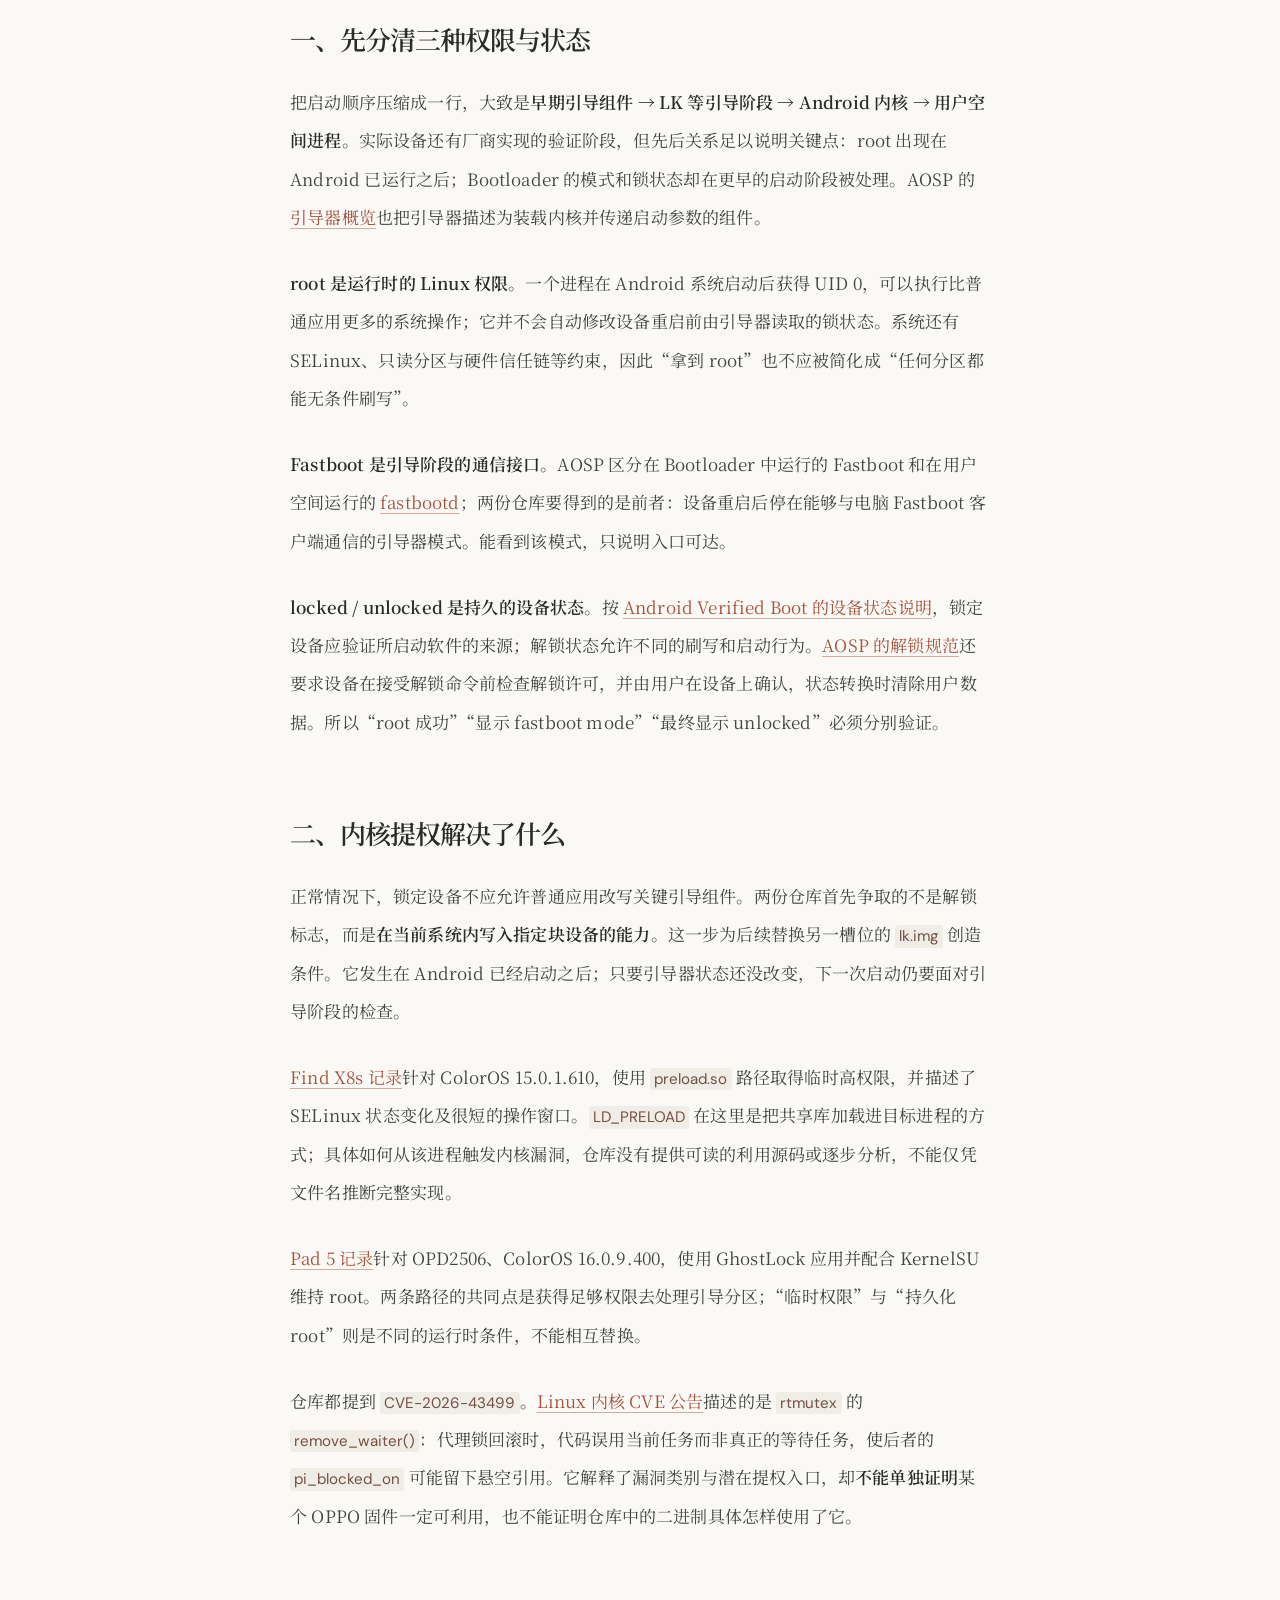
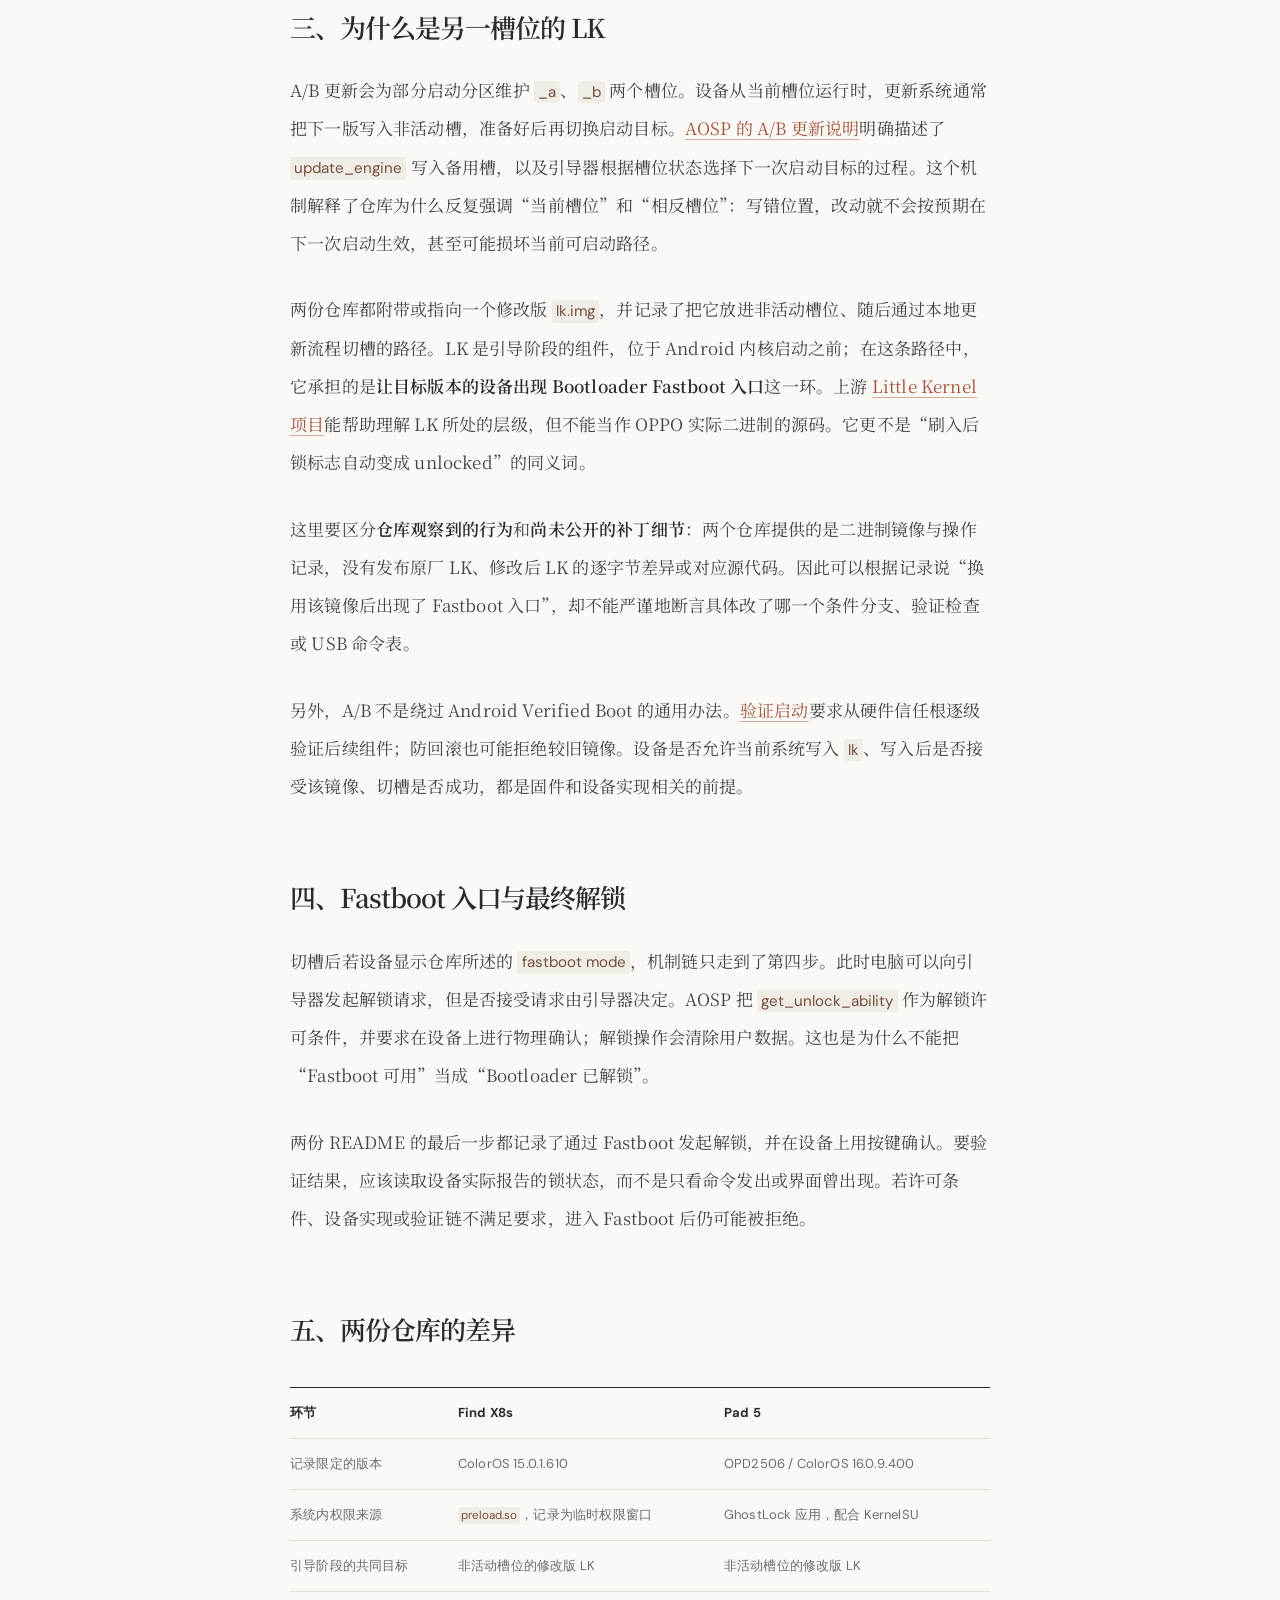
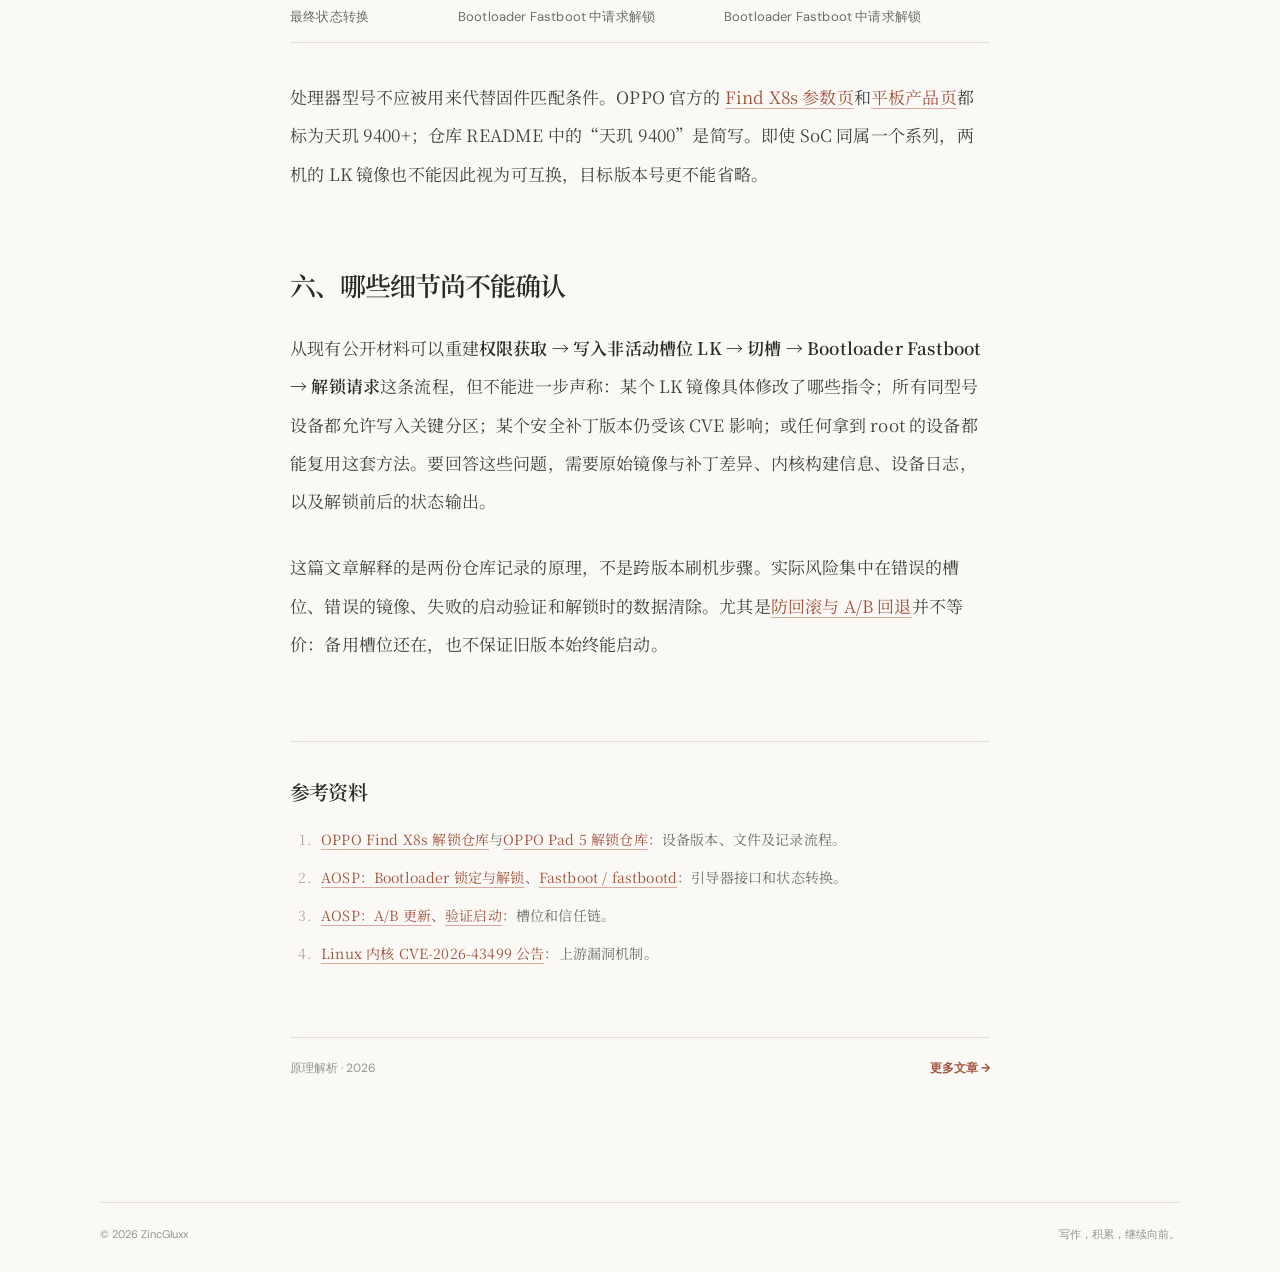
<file: posts/oppo-bootloader.html>
<!doctype html>
<html lang="zh-CN">
<head>
  <meta charset="utf-8">
  <meta name="viewport" content="width=device-width, initial-scale=1">
  <meta name="theme-color" content="#faf9f6">
  <meta name="description" content="解析 OPPO Find X8s 与 Pad 5 解锁记录中的内核提权、A/B 槽位、LK、Fastboot 和 Bootloader 锁状态。">
  <title>OPPO Find X8s 与 Pad 5 解锁原理 · ZincGluxx</title>
  <link rel="canonical" href="https://zincgluxx.github.io/posts/oppo-bootloader.html">
  <link rel="icon" href="/favicon.svg" type="image/svg+xml">
  <link rel="stylesheet" href="/style.css">
</head>
<body>
  <div class="page-shell">
    <header class="site-header">
      <a class="brand" href="/" aria-label="ZincGluxx 博客首页"><span class="brand-mark">Z</span><span>ZincGluxx<span class="brand-dot">.</span></span></a>
      <nav aria-label="主导航"><a class="nav-link" href="/">文章</a><a class="nav-link" href="https://github.com/ZincGluxx" target="_blank" rel="noopener noreferrer">GitHub <span aria-hidden="true">↗</span></a></nav>
    </header>

    <main class="article-page longform-page">
      <a class="back-link" href="/">← 返回文章列表</a>
      <article>
        <header class="article-header">
          <div class="post-meta"><time datetime="2026-09-13">2026 年 9 月 13 日</time><span class="meta-divider"></span><span>原理解析</span><span class="meta-divider"></span><span>约 10 分钟</span></div>
          <h1>OPPO Find X8s<br><em>与 Pad 5 解锁原理</em></h1>
          <p class="article-lead">内核提权、A/B 槽位、LK、Fastboot 和 Bootloader 锁状态如何串成一条链。</p>
        </header>

        <div class="article-content">
          <p><a href="https://github.com/ZincGluxx/OPPO-find-X8s-Unlock">Find X8s</a> 和 <a href="https://github.com/ZincGluxx/OPPO-Pad-5-Unlock">Pad 5</a> 两份仓库记录的手段有所不同，但目标路径相同：在正在运行的 Android 中取得足够的写入权限，改变下一次启动使用的引导器镜像，让设备进入 Bootloader Fastboot，最后由引导器处理解锁请求。<strong>这里有三个独立问题：能否改写镜像、能否进入 Fastboot、引导器是否允许把锁状态改为 unlocked。</strong>解决前一个问题不自动解决后一个问题。</p>

          <figure class="mechanism-figure"><figcaption>两份仓库记录对应的机制链</figcaption><ol><li><span>01</span><div><strong>运行中的 Android</strong><small>内核提权，获得对目标分区的写入能力</small></div></li><li><span>02</span><div><strong>非活动槽位的 LK</strong><small>将特定固件对应的修改版引导器镜像写入另一槽位</small></div></li><li><span>03</span><div><strong>切槽并重新启动</strong><small>下一次启动读取目标槽位的引导组件</small></div></li><li><span>04</span><div><strong>Bootloader Fastboot</strong><small>引导器提供命令接口；此时仍不等于已解锁</small></div></li><li><span>05</span><div><strong>解锁状态转换</strong><small>引导器决定是否接受请求、要求确认并清除数据</small></div></li></ol></figure>

          <nav class="article-toc" aria-label="文章目录"><span>阅读顺序</span><ol><li><a href="#boundaries">先分清三种权限与状态</a></li><li><a href="#privilege">内核提权解决了什么</a></li><li><a href="#ab-lk">为什么是另一槽位的 LK</a></li><li><a href="#fastboot">Fastboot 入口与最终解锁</a></li><li><a href="#comparison">两份仓库的差异</a></li><li><a href="#limits">哪些细节尚不能确认</a></li></ol></nav>

          <h2 id="boundaries">一、先分清三种权限与状态</h2>
          <p>把启动顺序压缩成一行，大致是<strong>早期引导组件 → LK 等引导阶段 → Android 内核 → 用户空间进程</strong>。实际设备还有厂商实现的验证阶段，但先后关系足以说明关键点：root 出现在 Android 已运行之后；Bootloader 的模式和锁状态却在更早的启动阶段被处理。AOSP 的<a href="https://source.android.com/docs/core/architecture/bootloader">引导器概览</a>也把引导器描述为装载内核并传递启动参数的组件。</p>
          <p><strong>root 是运行时的 Linux 权限</strong>。一个进程在 Android 系统启动后获得 UID 0，可以执行比普通应用更多的系统操作；它并不会自动修改设备重启前由引导器读取的锁状态。系统还有 SELinux、只读分区与硬件信任链等约束，因此“拿到 root”也不应被简化成“任何分区都能无条件刷写”。</p>
          <p><strong>Fastboot 是引导阶段的通信接口</strong>。AOSP 区分在 Bootloader 中运行的 Fastboot 和在用户空间运行的 <a href="https://source.android.com/docs/core/architecture/bootloader/fastbootd">fastbootd</a>；两份仓库要得到的是前者：设备重启后停在能够与电脑 Fastboot 客户端通信的引导器模式。能看到该模式，只说明入口可达。</p>
          <p><strong>locked / unlocked 是持久的设备状态</strong>。按 <a href="https://source.android.com/docs/security/features/verifiedboot/device-state">Android Verified Boot 的设备状态说明</a>，锁定设备应验证所启动软件的来源；解锁状态允许不同的刷写和启动行为。<a href="https://source.android.com/docs/core/architecture/bootloader/locking_unlocking">AOSP 的解锁规范</a>还要求设备在接受解锁命令前检查解锁许可，并由用户在设备上确认，状态转换时清除用户数据。所以“root 成功”“显示 fastboot mode”“最终显示 unlocked”必须分别验证。</p>

          <h2 id="privilege">二、内核提权解决了什么</h2>
          <p>正常情况下，锁定设备不应允许普通应用改写关键引导组件。两份仓库首先争取的不是解锁标志，而是<strong>在当前系统内写入指定块设备的能力</strong>。这一步为后续替换另一槽位的 <code>lk.img</code> 创造条件。它发生在 Android 已经启动之后；只要引导器状态还没改变，下一次启动仍要面对引导阶段的检查。</p>
          <p><a href="https://github.com/ZincGluxx/OPPO-find-X8s-Unlock">Find X8s 记录</a>针对 ColorOS 15.0.1.610，使用 <code>preload.so</code> 路径取得临时高权限，并描述了 SELinux 状态变化及很短的操作窗口。<code>LD_PRELOAD</code> 在这里是把共享库加载进目标进程的方式；具体如何从该进程触发内核漏洞，仓库没有提供可读的利用源码或逐步分析，不能仅凭文件名推断完整实现。</p>
          <p><a href="https://github.com/ZincGluxx/OPPO-Pad-5-Unlock">Pad 5 记录</a>针对 OPD2506、ColorOS 16.0.9.400，使用 GhostLock 应用并配合 KernelSU 维持 root。两条路径的共同点是获得足够权限去处理引导分区；“临时权限”与“持久化 root”则是不同的运行时条件，不能相互替换。</p>
          <p>仓库都提到 <code>CVE-2026-43499</code>。<a href="https://kernel.googlesource.com/pub/scm/linux/kernel/git/lee/vulns/+/0851e95b94de61015f1dd814be2b5aba84d9d06a/cve/published/2026/CVE-2026-43499.mbox">Linux 内核 CVE 公告</a>描述的是 <code>rtmutex</code> 的 <code>remove_waiter()</code>：代理锁回滚时，代码误用当前任务而非真正的等待任务，使后者的 <code>pi_blocked_on</code> 可能留下悬空引用。它解释了漏洞类别与潜在提权入口，却<strong>不能单独证明</strong>某个 OPPO 固件一定可利用，也不能证明仓库中的二进制具体怎样使用了它。</p>

          <h2 id="ab-lk">三、为什么是另一槽位的 LK</h2>
          <p>A/B 更新会为部分启动分区维护 <code>_a</code>、<code>_b</code> 两个槽位。设备从当前槽位运行时，更新系统通常把下一版写入非活动槽，准备好后再切换启动目标。<a href="https://source.android.com/docs/core/ota/ab">AOSP 的 A/B 更新说明</a>明确描述了 <code>update_engine</code> 写入备用槽，以及引导器根据槽位状态选择下一次启动目标的过程。这个机制解释了仓库为什么反复强调“当前槽位”和“相反槽位”：写错位置，改动就不会按预期在下一次启动生效，甚至可能损坏当前可启动路径。</p>
          <p>两份仓库都附带或指向一个修改版 <code>lk.img</code>，并记录了把它放进非活动槽位、随后通过本地更新流程切槽的路径。LK 是引导阶段的组件，位于 Android 内核启动之前；在这条路径中，它承担的是<strong>让目标版本的设备出现 Bootloader Fastboot 入口</strong>这一环。上游 <a href="https://github.com/littlekernel/lk">Little Kernel 项目</a>能帮助理解 LK 所处的层级，但不能当作 OPPO 实际二进制的源码。它更不是“刷入后锁标志自动变成 unlocked”的同义词。</p>
          <p>这里要区分<strong>仓库观察到的行为</strong>和<strong>尚未公开的补丁细节</strong>：两个仓库提供的是二进制镜像与操作记录，没有发布原厂 LK、修改后 LK 的逐字节差异或对应源代码。因此可以根据记录说“换用该镜像后出现了 Fastboot 入口”，却不能严谨地断言具体改了哪一个条件分支、验证检查或 USB 命令表。</p>
          <p>另外，A/B 不是绕过 Android Verified Boot 的通用办法。<a href="https://source.android.com/docs/security/features/verifiedboot">验证启动</a>要求从硬件信任根逐级验证后续组件；防回滚也可能拒绝较旧镜像。设备是否允许当前系统写入 <code>lk</code>、写入后是否接受该镜像、切槽是否成功，都是固件和设备实现相关的前提。</p>

          <h2 id="fastboot">四、Fastboot 入口与最终解锁</h2>
          <p>切槽后若设备显示仓库所述的 <code>fastboot mode</code>，机制链只走到了第四步。此时电脑可以向引导器发起解锁请求，但是否接受请求由引导器决定。AOSP 把 <code>get_unlock_ability</code> 作为解锁许可条件，并要求在设备上进行物理确认；解锁操作会清除用户数据。这也是为什么不能把“Fastboot 可用”当成“Bootloader 已解锁”。</p>
          <p>两份 README 的最后一步都记录了通过 Fastboot 发起解锁，并在设备上用按键确认。要验证结果，应该读取设备实际报告的锁状态，而不是只看命令发出或界面曾出现。若许可条件、设备实现或验证链不满足要求，进入 Fastboot 后仍可能被拒绝。</p>

          <h2 id="comparison">五、两份仓库的差异</h2>
          <div class="table-scroll"><table><thead><tr><th>环节</th><th>Find X8s</th><th>Pad 5</th></tr></thead><tbody><tr><td>记录限定的版本</td><td>ColorOS 15.0.1.610</td><td>OPD2506 / ColorOS 16.0.9.400</td></tr><tr><td>系统内权限来源</td><td><code>preload.so</code>，记录为临时权限窗口</td><td>GhostLock 应用，配合 KernelSU</td></tr><tr><td>引导阶段的共同目标</td><td>非活动槽位的修改版 LK</td><td>非活动槽位的修改版 LK</td></tr><tr><td>最终状态转换</td><td>Bootloader Fastboot 中请求解锁</td><td>Bootloader Fastboot 中请求解锁</td></tr></tbody></table></div>
          <p>处理器型号不应被用来代替固件匹配条件。OPPO 官方的 <a href="https://www.oppo.com/cn/smartphones/series-find-x/find-x8s/specs/">Find X8s 参数页</a>和<a href="https://www.oppo.com/cn/tablets/">平板产品页</a>都标为天玑 9400+；仓库 README 中的“天玑 9400”是简写。即使 SoC 同属一个系列，两机的 LK 镜像也不能因此视为可互换，目标版本号更不能省略。</p>

          <h2 id="limits">六、哪些细节尚不能确认</h2>
          <p>从现有公开材料可以重建<strong>权限获取 → 写入非活动槽位 LK → 切槽 → Bootloader Fastboot → 解锁请求</strong>这条流程，但不能进一步声称：某个 LK 镜像具体修改了哪些指令；所有同型号设备都允许写入关键分区；某个安全补丁版本仍受该 CVE 影响；或任何拿到 root 的设备都能复用这套方法。要回答这些问题，需要原始镜像与补丁差异、内核构建信息、设备日志，以及解锁前后的状态输出。</p>
          <p>这篇文章解释的是两份仓库记录的原理，不是跨版本刷机步骤。实际风险集中在错误的槽位、错误的镜像、失败的启动验证和解锁时的数据清除。尤其是<a href="https://source.android.com/docs/security/features/verifiedboot/boot-flow">防回滚与 A/B 回退</a>并不等价：备用槽位还在，也不保证旧版本始终能启动。</p>

          <section class="article-sources" aria-labelledby="sources-title"><h2 id="sources-title">参考资料</h2><ol><li><a href="https://github.com/ZincGluxx/OPPO-find-X8s-Unlock">OPPO Find X8s 解锁仓库</a>与<a href="https://github.com/ZincGluxx/OPPO-Pad-5-Unlock">OPPO Pad 5 解锁仓库</a>：设备版本、文件及记录流程。</li><li><a href="https://source.android.com/docs/core/architecture/bootloader/locking_unlocking">AOSP：Bootloader 锁定与解锁</a>、<a href="https://source.android.com/docs/core/architecture/bootloader/fastbootd">Fastboot / fastbootd</a>：引导器接口和状态转换。</li><li><a href="https://source.android.com/docs/core/ota/ab">AOSP：A/B 更新</a>、<a href="https://source.android.com/docs/security/features/verifiedboot">验证启动</a>：槽位和信任链。</li><li><a href="https://kernel.googlesource.com/pub/scm/linux/kernel/git/lee/vulns/+/0851e95b94de61015f1dd814be2b5aba84d9d06a/cve/published/2026/CVE-2026-43499.mbox">Linux 内核 CVE-2026-43499 公告</a>：上游漏洞机制。</li></ol></section>
        </div>
      </article>
      <div class="article-end"><span>原理解析 · 2026</span><a href="/">更多文章 →</a></div>
    </main>

    <footer class="site-footer"><span>© 2026 ZincGluxx</span><span>写作，积累，继续向前。</span></footer>
  </div>
</body>
</html>
</file>
<file: style.css>
@import url('https://fonts.googleapis.com/css2?family=DM+Sans:wght@400;500;600;700&family=Noto+Serif+SC:wght@400;500;600&display=swap');

:root {
  color-scheme: light;
  --paper: #faf9f6;
  --ink: #292d29;
  --soft-ink: #686f68;
  --line: #e1dfd7;
  --accent: #a4543e;
}
* { box-sizing: border-box; }
html { scroll-behavior: smooth; }
body { margin: 0; background: var(--paper); color: var(--ink); font-family: 'DM Sans', -apple-system, BlinkMacSystemFont, 'Segoe UI', sans-serif; -webkit-font-smoothing: antialiased; }
a { color: inherit; text-decoration: none; }
a:focus-visible { outline: 2px solid var(--accent); outline-offset: 5px; border-radius: 2px; }
::selection { background: #e8cbbd; color: var(--ink); }
.page-shell { width: min(100% - 72px, 1080px); min-height: 100vh; margin: auto; display: flex; flex-direction: column; }
.site-header { height: 82px; border-bottom: 1px solid var(--line); display: flex; align-items: center; justify-content: space-between; }
.brand { display: inline-flex; align-items: center; gap: 10px; font-size: 17px; font-weight: 700; letter-spacing: -.045em; }
.brand-mark { width: 30px; height: 30px; border-radius: 7px; display: grid; place-items: center; background: var(--ink); color: var(--paper); font-family: Georgia, serif; font-size: 18px; line-height: 1; }
.brand-dot { color: var(--accent); }
nav { display: flex; align-items: center; gap: 34px; }
.nav-link { color: var(--soft-ink); font-size: 13px; font-weight: 600; transition: color .2s; }
.nav-link:hover, .nav-link.active { color: var(--ink); }
.nav-link span { color: var(--accent); margin-left: 2px; }
h1, h2, h3, p { margin-top: 0; }
h1 em { color: var(--accent); font-style: normal; }
.home-layout { flex: 1; display: grid; grid-template-columns: minmax(240px, 340px) minmax(0, 1fr); gap: clamp(60px, 9vw, 132px); padding: 92px 0 140px; }
.intro { padding-top: 9px; }
.eyebrow { color: var(--accent); font-size: 11px; font-weight: 700; letter-spacing: .17em; margin-bottom: 28px; }
.eyebrow-line { width: 24px; height: 1px; background: var(--accent); display: inline-block; vertical-align: middle; margin-right: 12px; }
.intro h1 { font: 500 clamp(37px, 3.8vw, 50px)/1.52 'Noto Serif SC', serif; letter-spacing: -.065em; margin-bottom: 24px; }
.intro-copy { max-width: 305px; color: var(--soft-ink); font-size: 14px; line-height: 2; margin-bottom: 37px; }
.intro-signature { border-top: 1px solid var(--line); width: fit-content; padding-top: 15px; color: #92968e; font-size: 12px; letter-spacing: .04em; }
.intro-signature span { color: var(--accent); margin-left: 6px; }
.posts { min-width: 0; }
.section-heading { display: flex; align-items: baseline; justify-content: space-between; gap: 20px; border-bottom: 1px solid var(--ink); padding-bottom: 18px; }
.section-heading h2 { font-size: 20px; line-height: 1.4; letter-spacing: -.04em; margin: 0; }
.section-heading > span { color: #92968e; font-size: 12px; }
.post-card { position: relative; border-bottom: 1px solid var(--line); padding: 32px 40px 38px 0; }
.post-card::after { content: '↗'; position: absolute; top: 75px; right: 2px; color: var(--accent); font-size: 22px; transition: transform .2s; }
.post-card:hover::after { transform: translate(3px, -3px); }
.post-meta { display: flex; align-items: center; gap: 12px; color: #91968f; font-size: 12px; font-weight: 500; }
.meta-divider { width: 3px; height: 3px; border-radius: 50%; background: var(--accent); }
.post-card h3 { font: 600 25px/1.55 'Noto Serif SC', serif; letter-spacing: -.04em; margin: 17px 0 12px; }
.post-card h3 a:hover { color: var(--accent); }
.post-card p { max-width: 500px; color: var(--soft-ink); font-size: 14px; line-height: 1.9; margin-bottom: 18px; }
.read-more { color: var(--accent); font-size: 12px; font-weight: 700; display: inline-flex; align-items: center; gap: 6px; }
.read-more span { transition: transform .2s; }
.read-more:hover span { transform: translate(2px, -2px); }
.site-footer { margin-top: auto; border-top: 1px solid var(--line); padding: 24px 0 30px; display: flex; justify-content: space-between; gap: 20px; color: #92968e; font-size: 11px; }
.article-page { width: min(100%, 700px); margin: 0 auto; padding: 46px 0 125px; }
.back-link { display: inline-block; color: var(--soft-ink); font-size: 12px; font-weight: 600; margin-bottom: 77px; }
.back-link:hover { color: var(--accent); }
.article-header { border-bottom: 1px solid var(--line); padding-bottom: 42px; margin-bottom: 47px; }
.article-header h1 { font: 500 clamp(38px, 5vw, 60px)/1.45 'Noto Serif SC', serif; letter-spacing: -.065em; margin: 22px 0 24px; }
.article-lead { color: var(--soft-ink); font: 400 18px/1.9 'Noto Serif SC', serif; margin: 0; }
.article-content { color: #404640; font: 400 17px/2.25 'Noto Serif SC', serif; letter-spacing: .01em; }
.article-content p { margin-bottom: 28px; }
.article-content h2 { color: var(--ink); font: 600 26px/1.55 'Noto Serif SC', serif; letter-spacing: -.04em; scroll-margin-top: 28px; margin: 72px 0 24px; }
.article-content a { color: var(--accent); text-decoration: underline; text-decoration-color: #d6aa9c; text-underline-offset: 4px; }
.article-content a:hover { text-decoration-color: currentColor; }
.article-content strong { color: var(--ink); font-weight: 600; }
.article-content code { color: #735142; background: #f0ede7; padding: .08em .28em; border-radius: 3px; font: .89em 'DM Sans', Consolas, monospace; letter-spacing: 0; }
.article-content blockquote { border-left: 2px solid var(--accent); margin: 42px 0; padding: 8px 0 8px 25px; color: #666a60; font-size: 19px; line-height: 1.9; }
.article-toc { background: #f2f0ea; border: 1px solid var(--line); padding: 27px 31px; margin: 54px 0 68px; font: 14px/1.8 'DM Sans', -apple-system, BlinkMacSystemFont, 'Segoe UI', sans-serif; }
.article-toc > span { display: block; color: var(--ink); font-weight: 700; margin-bottom: 12px; }
.article-toc ol { margin: 0; padding-left: 21px; display: grid; grid-template-columns: 1fr 1fr; gap: 7px 28px; }
.article-toc li { padding-left: 2px; color: #7c8077; }
.article-toc a { color: #535b53; text-decoration: none; }
.article-toc a:hover { color: var(--accent); }
.table-scroll { overflow-x: auto; margin: 37px 0 35px; }
.article-content table { width: 100%; border-collapse: collapse; font: 13px/1.7 'DM Sans', -apple-system, BlinkMacSystemFont, 'Segoe UI', sans-serif; min-width: 540px; }
.article-content th, .article-content td { text-align: left; vertical-align: top; padding: 14px 16px 14px 0; border-bottom: 1px solid var(--line); }
.article-content th { color: var(--ink); font-weight: 700; border-top: 1px solid var(--ink); }
.article-content td { color: var(--soft-ink); }
.article-content table a { text-decoration: none; }
.mechanism-figure { margin: 46px 0 52px; padding: 26px 31px 28px; background: #f2f0ea; border: 1px solid var(--line); }
.mechanism-figure figcaption { color: var(--ink); font: 700 13px/1.6 'DM Sans', sans-serif; margin-bottom: 18px; }
.mechanism-figure ol { list-style: none; margin: 0; padding: 0; }
.mechanism-figure li { display: flex; gap: 19px; position: relative; padding: 0 0 18px; }
.mechanism-figure li:last-child { padding-bottom: 0; }
.mechanism-figure li:not(:last-child)::before { content: ''; position: absolute; top: 26px; left: 12px; bottom: 0; width: 1px; background: #d9d1c6; }
.mechanism-figure li > span { flex: 0 0 25px; height: 25px; display: grid; place-items: center; border-radius: 50%; background: var(--accent); color: #fff; font: 700 10px/1 'DM Sans', sans-serif; z-index: 1; }
.mechanism-figure strong { display: block; font: 700 14px/1.6 'DM Sans', sans-serif; margin-bottom: 2px; }
.mechanism-figure small { display: block; color: var(--soft-ink); font: 12px/1.8 'DM Sans', sans-serif; }
.article-sources { margin-top: 78px; padding-top: 4px; border-top: 1px solid var(--line); }
.article-sources h2 { font-size: 20px; margin: 30px 0 18px; }
.article-sources p { color: var(--soft-ink); font-size: 14px; line-height: 2; }
.article-sources ol { margin: 0; padding-left: 22px; color: var(--soft-ink); font-size: 14px; line-height: 2; }
.article-sources li { padding-left: 5px; margin-bottom: 12px; }
.article-end { border-top: 1px solid var(--line); margin-top: 70px; padding-top: 22px; display: flex; justify-content: space-between; gap: 20px; color: #92968e; font-size: 12px; }
.article-end a { color: var(--accent); font-weight: 700; }
.error-shell .site-header { border-bottom: 0; }
.error-content { padding: 120px 0 160px; }
.error-content h1 { font: 500 clamp(40px, 6vw, 68px)/1.45 'Noto Serif SC', serif; letter-spacing: -.065em; margin-bottom: 20px; }
.error-content > p:not(.eyebrow) { color: var(--soft-ink); line-height: 1.9; margin-bottom: 28px; }
@media (max-width: 760px) {
  .page-shell { width: min(100% - 40px, 1080px); }
  .site-header { height: 72px; }
  .home-layout { grid-template-columns: 1fr; gap: 55px; padding: 64px 0 90px; }
  .intro h1 { font-size: clamp(38px, 8vw, 50px); }
  .intro-copy { max-width: 560px; }
  .intro-signature { margin-bottom: 0; }
  .article-page { padding: 35px 0 90px; }
  .back-link { margin-bottom: 55px; }
}
@media (max-width: 480px) {
  .brand { font-size: 15px; }
  .brand-mark { width: 28px; height: 28px; font-size: 16px; }
  nav { gap: 17px; }
  .nav-link { font-size: 12px; }
  .home-layout { padding-top: 55px; gap: 48px; }
  .post-card { padding-right: 25px; }
  .post-card h3 { font-size: 21px; }
  .post-card::after { top: 79px; font-size: 18px; }
  .site-footer { font-size: 10px; }
  .article-header h1 { font-size: 37px; }
  .article-content { font-size: 16px; }
  .article-content h2 { font-size: 22px; margin-top: 60px; }
  .article-content blockquote { font-size: 17px; padding-left: 18px; }
  .article-toc { padding: 23px; }
  .article-toc ol { grid-template-columns: 1fr; }
  .mechanism-figure { padding: 23px; }
}
@media (prefers-reduced-motion: reduce) {
  html { scroll-behavior: auto; }
  *, *::before, *::after { transition-duration: .01ms !important; animation-duration: .01ms !important; }
}

/* --- longform additions: h3 / lists / code blocks --- */
.article-content h3 { color: var(--ink); font: 600 19px/1.6 'Noto Serif SC', serif; letter-spacing: -.02em; margin: 52px 0 18px; scroll-margin-top: 28px; }
.article-content ul, .article-content ol { margin: 0 0 28px; padding-left: 26px; }
.article-content li { margin-bottom: 10px; }
.article-content li::marker { color: #b9a899; }
.article-content pre { margin: 30px 0 32px; padding: 20px 24px; background: #f2f0ea; border: 1px solid var(--line); overflow-x: auto; }
.article-content pre code { display: block; background: none; padding: 0; color: var(--ink); font: 12.5px/1.8 'DM Sans', Consolas, monospace; letter-spacing: .02em; white-space: pre; }
@media (max-width: 640px) {
  .article-content h3 { margin-top: 42px; }
  .article-content pre { padding: 16px 18px; }
}
</file>
